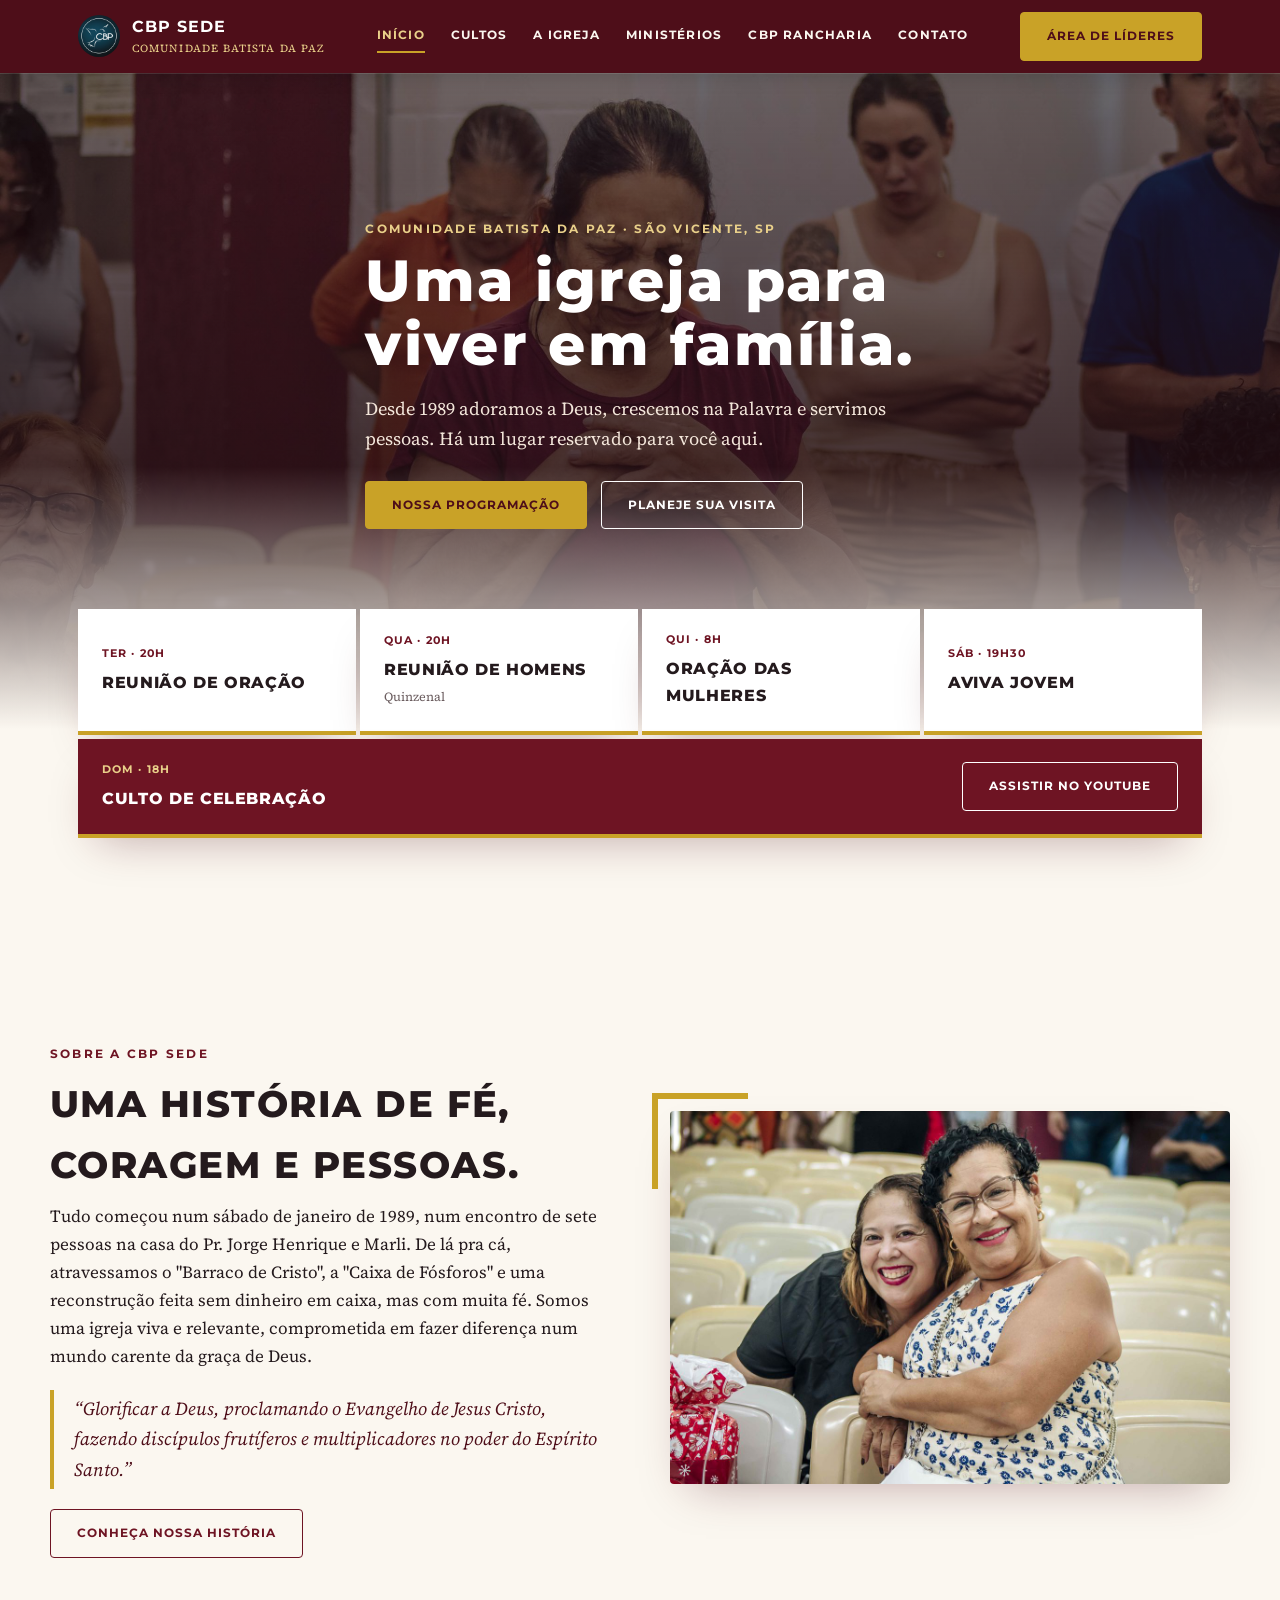
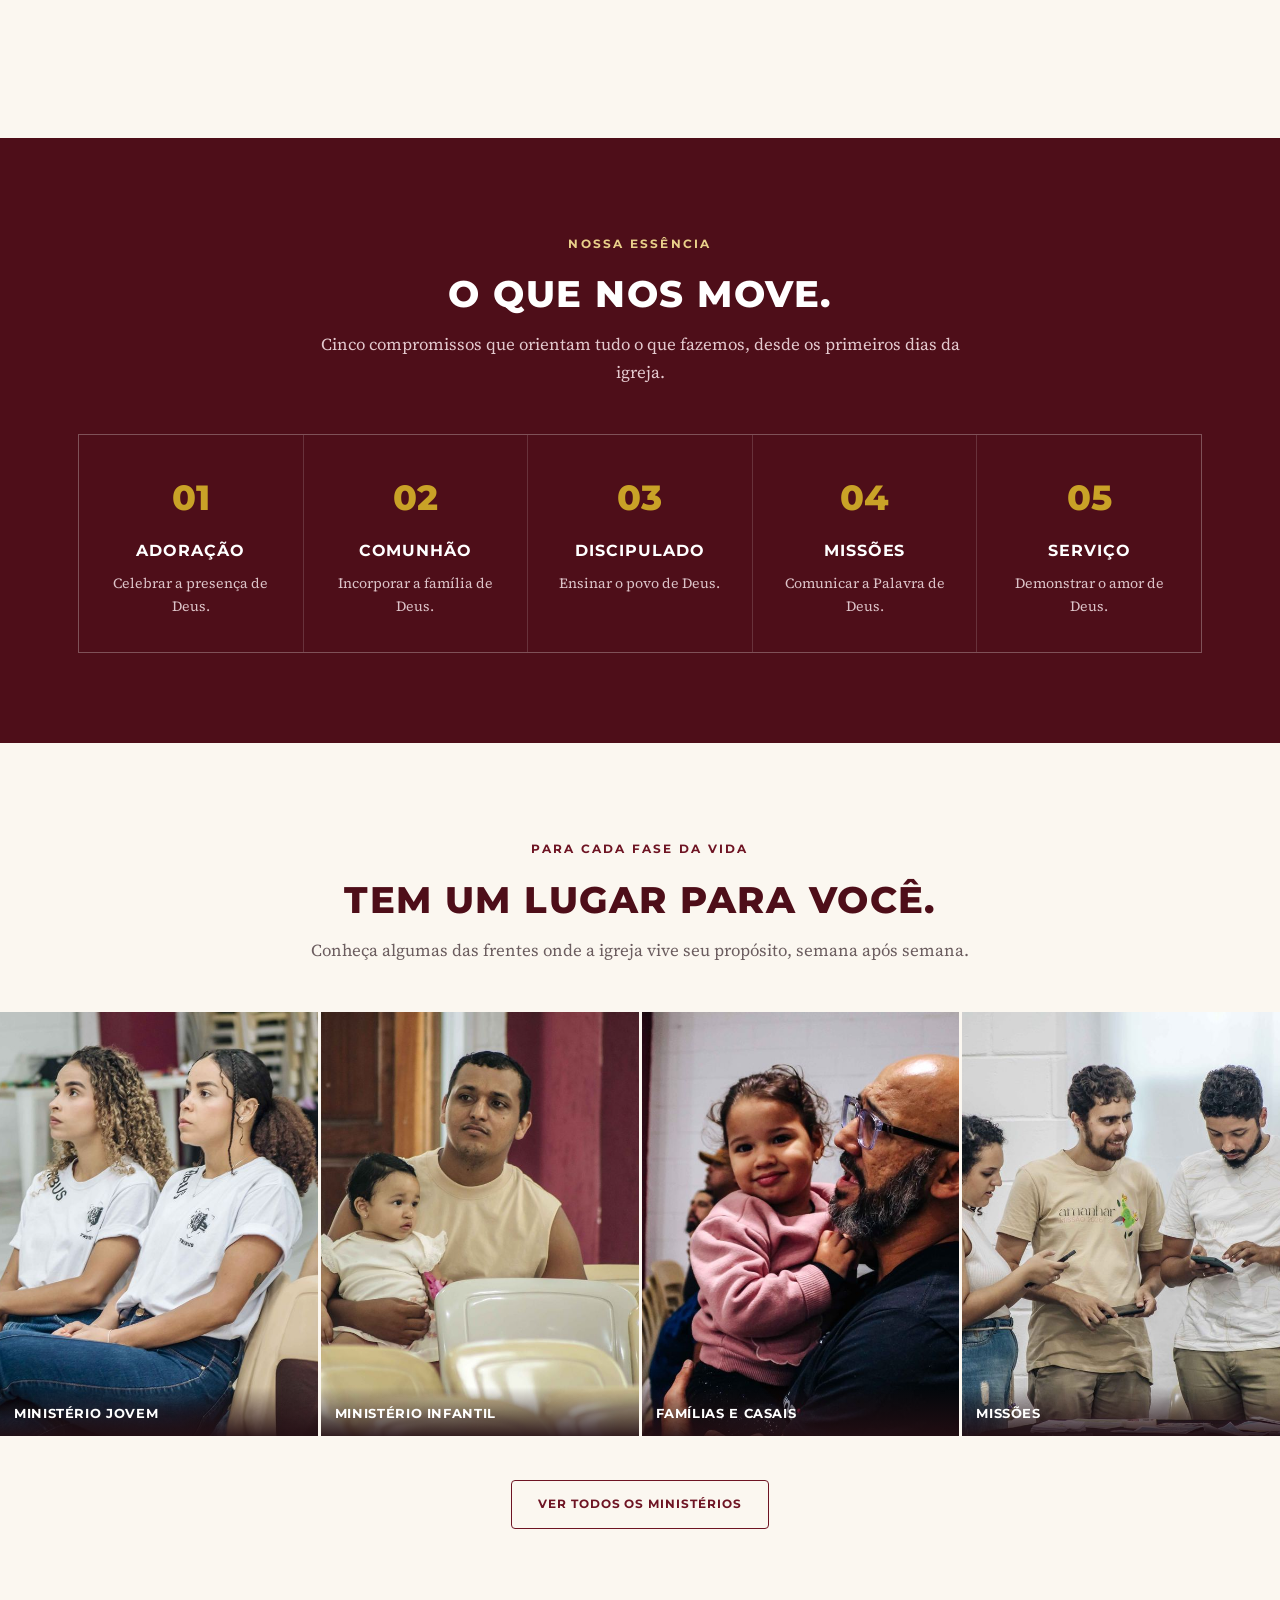
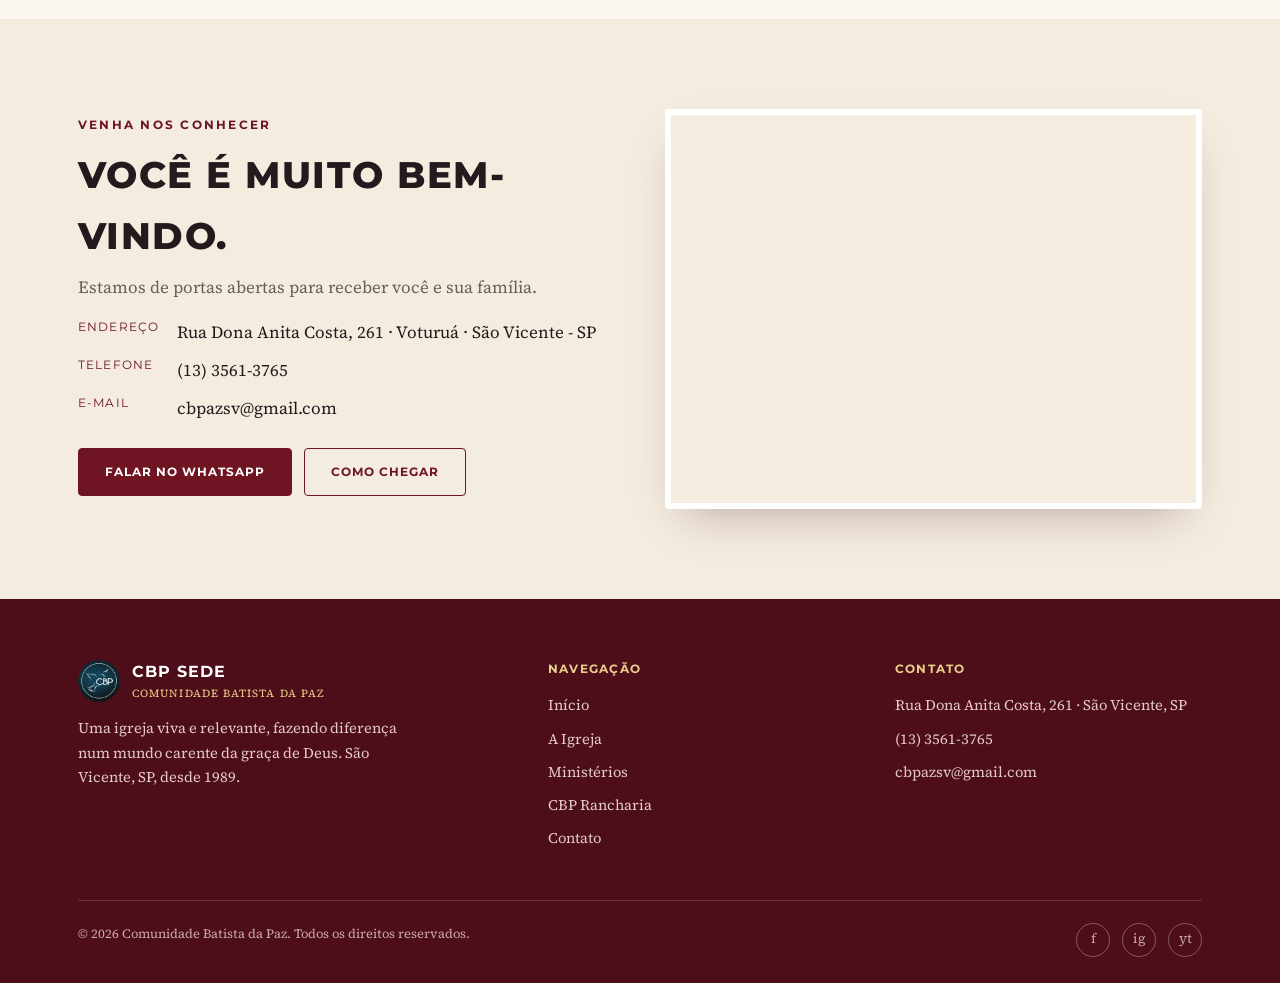
<file: index.html>
<!DOCTYPE html>
<html lang="pt-BR">
<head>
<meta charset="UTF-8">
<meta name="viewport" content="width=device-width, initial-scale=1.0">
<title>Comunidade Batista da Paz - CBP Sede | São Vicente, SP</title>
<meta name="description" content="A CBP Sede é uma igreja em São Vicente, SP, nascida em 1989. Adoramos a Deus, crescemos na Palavra e servimos pessoas. Há um lugar para você aqui.">
<meta property="og:title" content="Comunidade Batista da Paz - CBP Sede">
<meta property="og:description" content="Uma igreja para viver em família, em São Vicente - SP.">
<meta property="og:type" content="website">
<meta property="og:url" content="https://cbpsede.com.br">
<link rel="icon" href="assets/images/favicon.png">
<link rel="preconnect" href="https://fonts.googleapis.com">
<link rel="preconnect" href="https://fonts.gstatic.com" crossorigin>
<link href="https://fonts.googleapis.com/css2?family=Montserrat:wght@700;800&family=Source+Serif+4:opsz,wght@8..60,400;8..60,600&display=swap" rel="stylesheet">
<link rel="stylesheet" href="assets/css/style.css">
</head>
<body>

<header class="site-header">
  <div class="bar">
    <a href="index.html" class="brand">
      <img src="assets/images/logo.jpg" alt="CBP Sede">
      <span class="txt"><b>CBP SEDE</b><small>COMUNIDADE BATISTA DA PAZ</small></span>
    </a>
    <nav class="main-nav">
      <a href="index.html" class="active">Início</a>
      <a href="index.html#agenda">Cultos</a>
      <a href="sobre.html">A Igreja</a>
      <a href="ministerios.html">Ministérios</a>
      <a href="rancharia.html">CBP Rancharia</a>
      <a href="contato.html">Contato</a>
    </nav>
    <a href="colaboradores/login.php" class="btn gold btn-live">Área de Líderes</a>
    <button class="menu-toggle" aria-label="Abrir menu">☰</button>
  </div>
</header>

<section class="hero" style="background-image:linear-gradient(180deg, rgba(36,14,19,0.5) 0%, rgba(36,14,19,0.8) 60%, var(--cream) 100%), url('assets/images/hero-culto.jpg'); background-size:cover; background-position:center 25%;">
  <div class="container hero-inner">
    <span class="eyebrow on-dark">Comunidade Batista da Paz &middot; São Vicente, SP</span>
    <h1>Uma igreja para<br>viver em família.</h1>
    <p class="lead">Desde 1989 adoramos a Deus, crescemos na Palavra e servimos pessoas. Há um lugar reservado
    para você aqui.</p>
    <div class="actions">
      <a href="#agenda" class="btn gold">Nossa Programação</a>
      <a href="contato.html" class="btn outline">Planeje sua visita</a>
    </div>
  </div>
</section>

<section class="agenda-strip" id="agenda">
  <div class="container">
    <div class="card-time">
      <div><b>TER &middot; 20H</b><h4>Reunião de Oração</h4></div>
    </div>
    <div class="card-time">
      <div><b>QUA &middot; 20H</b><h4>Reunião de Homens</h4><span class="sub">Quinzenal</span></div>
    </div>
    <div class="card-time">
      <div><b>QUI &middot; 8H</b><h4>Oração das Mulheres</h4></div>
    </div>
    <div class="card-time">
      <div><b>SÁB &middot; 19H30</b><h4>Aviva Jovem</h4></div>
    </div>
    <div class="card-time hot">
      <div><b>DOM &middot; 18H</b><h4>Culto de Celebração</h4></div>
      <a href="https://www.youtube.com/@CBPSede" target="_blank" rel="noopener" class="btn outline">Assistir no YouTube</a>
    </div>
  </div>
</section>

<section class="pad">
  <div class="container split">
    <div>
      <span class="eyebrow">Sobre a CBP Sede</span>
      <h2>Uma história de fé, coragem e pessoas.</h2>
      <p>Tudo começou num sábado de janeiro de 1989, num encontro de sete pessoas na casa do Pr. Jorge Henrique
      e Marli. De lá pra cá, atravessamos o "Barraco de Cristo", a "Caixa de Fósforos" e uma reconstrução feita
      sem dinheiro em caixa, mas com muita fé. Somos uma igreja viva e relevante, comprometida em fazer diferença
      num mundo carente da graça de Deus.</p>
      <blockquote>&ldquo;Glorificar a Deus, proclamando o Evangelho de Jesus Cristo, fazendo discípulos
      frutíferos e multiplicadores no poder do Espírito Santo.&rdquo;</blockquote>
      <a href="sobre.html" class="btn outline dark">Conheça nossa história</a>
    </div>
    <figure>
      <img src="assets/images/comunhao.jpg" alt="Membros da CBP Sede se abraçando durante um culto">
    </figure>
  </div>
</section>

<section class="band-dark">
  <div class="container">
    <div class="section-title">
      <span class="eyebrow on-dark">Nossa essência</span>
      <h2>O que nos move.</h2>
      <p>Cinco compromissos que orientam tudo o que fazemos, desde os primeiros dias da igreja.</p>
    </div>
    <div class="grid-5">
      <div class="enfase"><span class="num">01</span><h4>Adoração</h4><p>Celebrar a presença de Deus.</p></div>
      <div class="enfase"><span class="num">02</span><h4>Comunhão</h4><p>Incorporar a família de Deus.</p></div>
      <div class="enfase"><span class="num">03</span><h4>Discipulado</h4><p>Ensinar o povo de Deus.</p></div>
      <div class="enfase"><span class="num">04</span><h4>Missões</h4><p>Comunicar a Palavra de Deus.</p></div>
      <div class="enfase"><span class="num">05</span><h4>Serviço</h4><p>Demonstrar o amor de Deus.</p></div>
    </div>
  </div>
</section>

<section class="pad">
  <div class="container">
    <div class="section-title">
      <span class="eyebrow">Para cada fase da vida</span>
      <h2>Tem um lugar para você.</h2>
      <p>Conheça algumas das frentes onde a igreja vive seu propósito, semana após semana.</p>
    </div>
  </div>
  <div class="grid-photos">
    <div class="ph-card"><img src="assets/images/jovens.jpg" alt="Ministério Jovem"><span class="tag">Ministério Jovem</span></div>
    <div class="ph-card"><img src="assets/images/infantil.jpg" alt="Ministério Infantil"><span class="tag">Ministério Infantil</span></div>
    <div class="ph-card"><img src="assets/images/familia.jpg" alt="Famílias na CBP Sede"><span class="tag">Famílias e Casais</span></div>
    <div class="ph-card"><img src="assets/images/missoes.jpg" alt="Missões da CBP Sede"><span class="tag">Missões</span></div>
  </div>
  <div class="container" style="text-align:center; margin-top:44px;">
    <a href="ministerios.html" class="btn outline dark">Ver todos os ministérios</a>
  </div>
</section>

<section class="contact-band" id="contato-teaser">
  <div class="container contact-grid">
    <div class="contact-info">
      <span class="eyebrow">Venha nos conhecer</span>
      <h2>Você é muito bem-vindo.</h2>
      <p style="color:var(--ink-muted)">Estamos de portas abertas para receber você e sua família.</p>
      <dl>
        <dt>Endereço</dt><dd>Rua Dona Anita Costa, 261 &middot; Voturuá &middot; São Vicente - SP</dd>
        <dt>Telefone</dt><dd>(13) 3561-3765</dd>
        <dt>E-mail</dt><dd>cbpazsv@gmail.com</dd>
      </dl>
      <div class="contact-actions">
        <a href="https://wa.me/551335613765" class="btn">Falar no WhatsApp</a>
        <a href="contato.html" class="btn outline dark">Como chegar</a>
      </div>
    </div>
    <div class="map-frame">
      <iframe loading="lazy" src="https://www.google.com/maps?q=Rua+Dona+Anita+Costa,+261,+S%C3%A3o+Vicente,+SP&output=embed" allowfullscreen></iframe>
    </div>
  </div>
</section>

<footer class="site-footer">
  <div class="container">
    <div class="footer-grid">
      <div>
        <a href="index.html" class="brand"><img src="assets/images/logo.jpg" alt="CBP Sede"><span class="txt"><b>CBP SEDE</b><small>COMUNIDADE BATISTA DA PAZ</small></span></a>
        <p style="max-width:320px; font-size:0.92rem;">Uma igreja viva e relevante, fazendo diferença num mundo
        carente da graça de Deus. São Vicente, SP, desde 1989.</p>
      </div>
      <div>
        <h5>Navegação</h5>
        <ul>
          <li><a href="index.html">Início</a></li>
          <li><a href="sobre.html">A Igreja</a></li>
          <li><a href="ministerios.html">Ministérios</a></li>
          <li><a href="rancharia.html">CBP Rancharia</a></li>
          <li><a href="contato.html">Contato</a></li>
        </ul>
      </div>
      <div>
        <h5>Contato</h5>
        <ul>
          <li>Rua Dona Anita Costa, 261 &middot; São Vicente, SP</li>
          <li>(13) 3561-3765</li>
          <li>cbpazsv@gmail.com</li>
        </ul>
      </div>
    </div>
    <div class="footer-bottom">
      <span>&copy; <span id="year"></span> Comunidade Batista da Paz. Todos os direitos reservados.</span>
      <div class="socials">
        <a href="https://www.facebook.com/cbpsede" aria-label="Facebook" target="_blank" rel="noopener">f</a>
        <a href="https://www.instagram.com/cbpsede/" aria-label="Instagram" target="_blank" rel="noopener">ig</a>
        <a href="https://www.youtube.com/@CBPSede" aria-label="YouTube" target="_blank" rel="noopener">yt</a>
      </div>
    </div>
  </div>
</footer>

<script src="assets/js/app.js"></script>
</body>
</html>
</file>
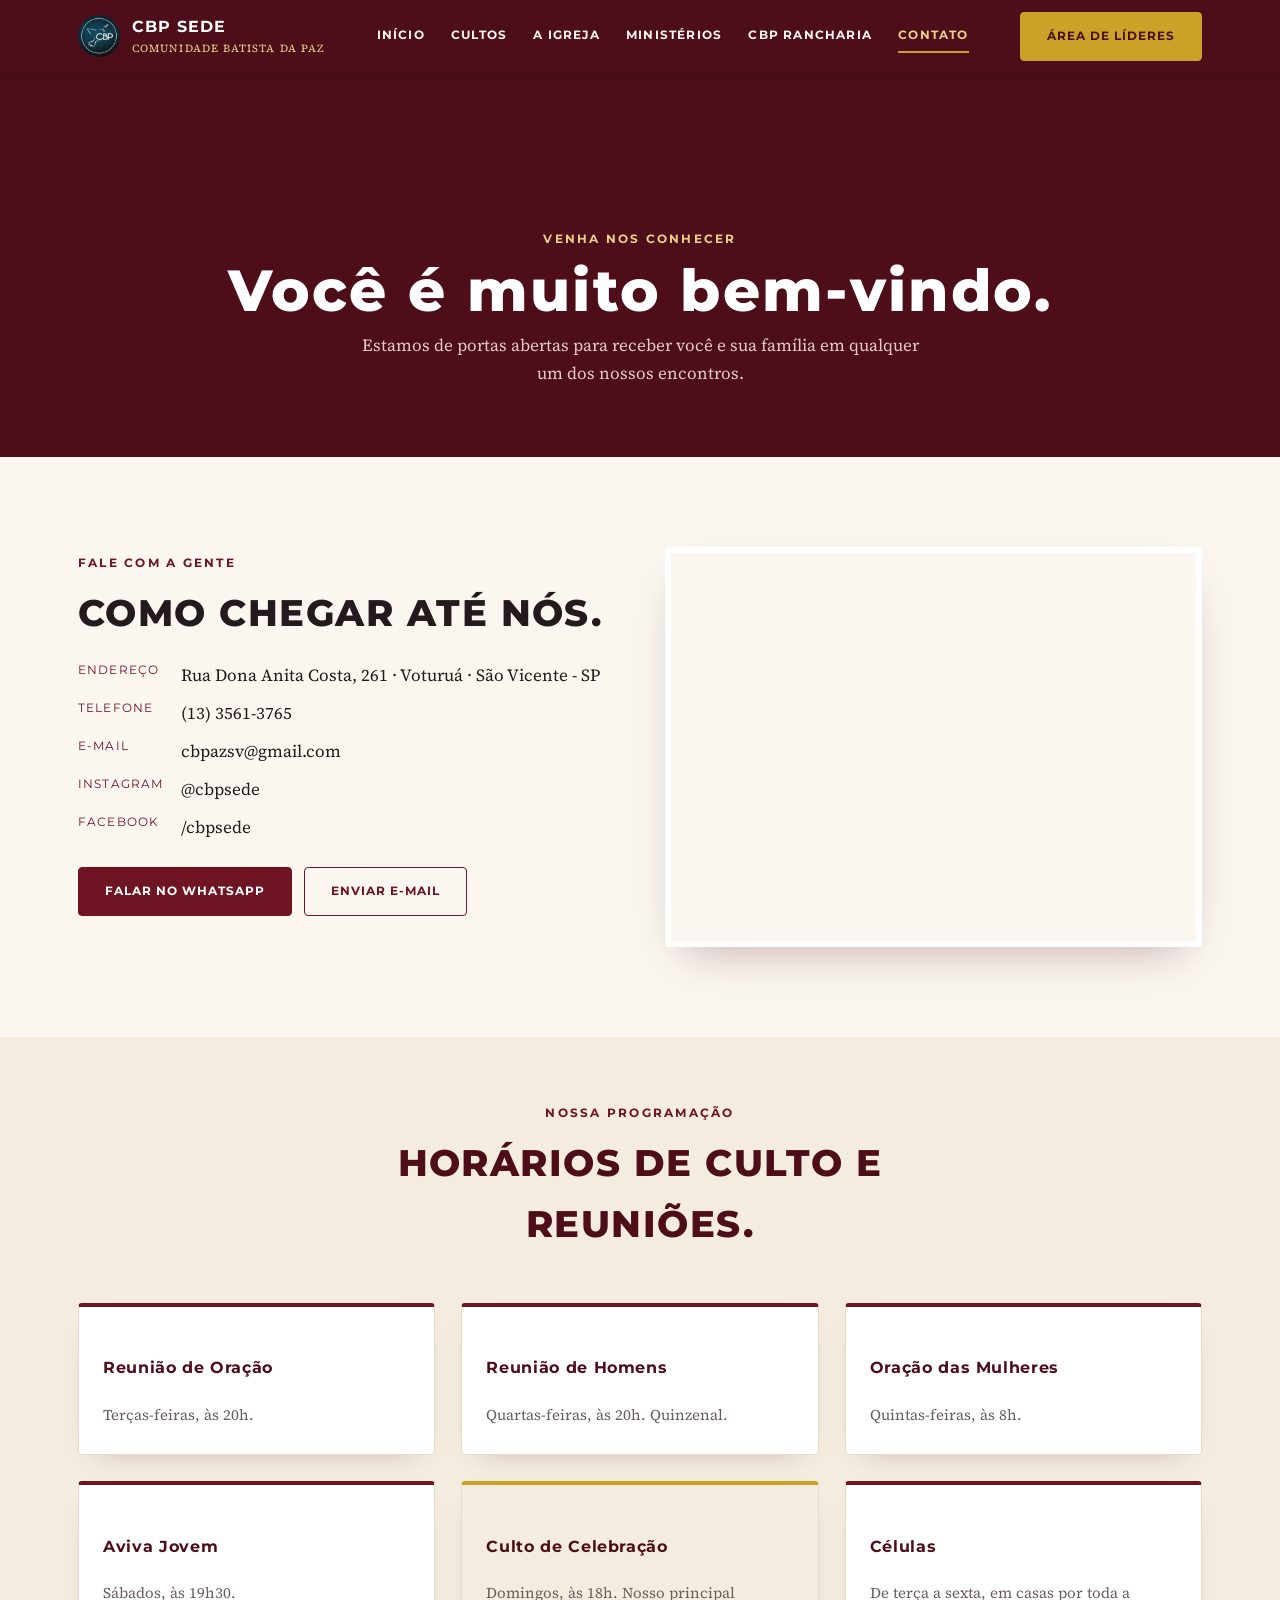
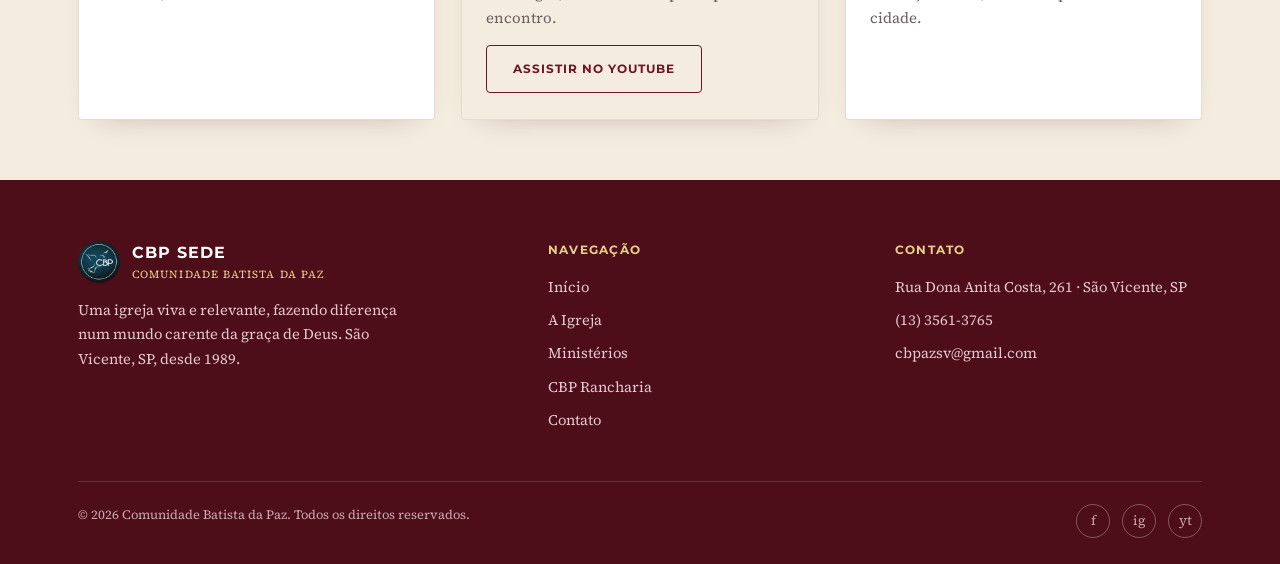
<file: contato.html>
<!DOCTYPE html>
<html lang="pt-BR">
<head>
<meta charset="UTF-8">
<meta name="viewport" content="width=device-width, initial-scale=1.0">
<title>Contato - CBP Sede</title>
<meta name="description" content="Venha nos visitar. Endereço, telefone, WhatsApp e horários de culto da Comunidade Batista da Paz, em São Vicente, SP.">
<link rel="icon" href="assets/images/favicon.png">
<link rel="preconnect" href="https://fonts.googleapis.com">
<link rel="preconnect" href="https://fonts.gstatic.com" crossorigin>
<link href="https://fonts.googleapis.com/css2?family=Montserrat:wght@700;800&family=Source+Serif+4:opsz,wght@8..60,400;8..60,600&display=swap" rel="stylesheet">
<link rel="stylesheet" href="assets/css/style.css">
</head>
<body>

<header class="site-header">
  <div class="bar">
    <a href="index.html" class="brand">
      <img src="assets/images/logo.jpg" alt="CBP Sede">
      <span class="txt"><b>CBP SEDE</b><small>COMUNIDADE BATISTA DA PAZ</small></span>
    </a>
    <nav class="main-nav">
      <a href="index.html">Início</a>
      <a href="index.html#agenda">Cultos</a>
      <a href="sobre.html">A Igreja</a>
      <a href="ministerios.html">Ministérios</a>
      <a href="rancharia.html">CBP Rancharia</a>
      <a href="contato.html" class="active">Contato</a>
    </nav>
    <a href="colaboradores/login.php" class="btn gold btn-live">Área de Líderes</a>
    <button class="menu-toggle" aria-label="Abrir menu">☰</button>
  </div>
</header>

<section class="page-hero">
  <div class="container">
    <span class="eyebrow on-dark">Venha nos conhecer</span>
    <h1>Você é muito bem-vindo.</h1>
    <p>Estamos de portas abertas para receber você e sua família em qualquer um dos nossos encontros.</p>
  </div>
</section>

<section class="pad">
  <div class="container contact-grid">
    <div class="contact-info">
      <span class="eyebrow">Fale com a gente</span>
      <h2>Como chegar até nós.</h2>
      <dl>
        <dt>Endereço</dt><dd>Rua Dona Anita Costa, 261 &middot; Voturuá &middot; São Vicente - SP</dd>
        <dt>Telefone</dt><dd>(13) 3561-3765</dd>
        <dt>E-mail</dt><dd>cbpazsv@gmail.com</dd>
        <dt>Instagram</dt><dd><a href="https://www.instagram.com/cbpsede/" target="_blank" rel="noopener">@cbpsede</a></dd>
        <dt>Facebook</dt><dd><a href="https://www.facebook.com/cbpsede" target="_blank" rel="noopener">/cbpsede</a></dd>
      </dl>
      <div class="contact-actions">
        <a href="https://wa.me/551335613765" class="btn">Falar no WhatsApp</a>
        <a href="mailto:cbpazsv@gmail.com" class="btn outline dark">Enviar e-mail</a>
      </div>
    </div>
    <div class="map-frame">
      <iframe loading="lazy" src="https://www.google.com/maps?q=Rua+Dona+Anita+Costa,+261,+S%C3%A3o+Vicente,+SP&output=embed" allowfullscreen></iframe>
    </div>
  </div>
</section>

<section class="pad tight" style="background:var(--cream-alt);">
  <div class="container">
    <div class="section-title">
      <span class="eyebrow">Nossa programação</span>
      <h2>Horários de culto e reuniões.</h2>
    </div>
    <div class="min-grid">
      <div class="min-card"><h4>Reunião de Oração</h4><p>Terças-feiras, às 20h.</p></div>
      <div class="min-card"><h4>Reunião de Homens</h4><p>Quartas-feiras, às 20h. Quinzenal.</p></div>
      <div class="min-card"><h4>Oração das Mulheres</h4><p>Quintas-feiras, às 8h.</p></div>
      <div class="min-card"><h4>Aviva Jovem</h4><p>Sábados, às 19h30.</p></div>
      <div class="min-card destaque"><h4>Culto de Celebração</h4><p>Domingos, às 18h. Nosso principal encontro.</p>
      <a href="https://www.youtube.com/@CBPSede" target="_blank" rel="noopener" class="btn outline dark" style="margin-top:14px;">Assistir no YouTube</a></div>
      <div class="min-card"><h4>Células</h4><p>De terça a sexta, em casas por toda a cidade.</p></div>
    </div>
  </div>
</section>

<footer class="site-footer">
  <div class="container">
    <div class="footer-grid">
      <div>
        <a href="index.html" class="brand"><img src="assets/images/logo.jpg" alt="CBP Sede"><span class="txt"><b>CBP SEDE</b><small>COMUNIDADE BATISTA DA PAZ</small></span></a>
        <p style="max-width:320px; font-size:0.92rem;">Uma igreja viva e relevante, fazendo diferença num mundo
        carente da graça de Deus. São Vicente, SP, desde 1989.</p>
      </div>
      <div>
        <h5>Navegação</h5>
        <ul>
          <li><a href="index.html">Início</a></li>
          <li><a href="sobre.html">A Igreja</a></li>
          <li><a href="ministerios.html">Ministérios</a></li>
          <li><a href="rancharia.html">CBP Rancharia</a></li>
          <li><a href="contato.html">Contato</a></li>
        </ul>
      </div>
      <div>
        <h5>Contato</h5>
        <ul>
          <li>Rua Dona Anita Costa, 261 &middot; São Vicente, SP</li>
          <li>(13) 3561-3765</li>
          <li>cbpazsv@gmail.com</li>
        </ul>
      </div>
    </div>
    <div class="footer-bottom">
      <span>&copy; <span id="year"></span> Comunidade Batista da Paz. Todos os direitos reservados.</span>
      <div class="socials">
        <a href="https://www.facebook.com/cbpsede" aria-label="Facebook" target="_blank" rel="noopener">f</a>
        <a href="https://www.instagram.com/cbpsede/" aria-label="Instagram" target="_blank" rel="noopener">ig</a>
        <a href="https://www.youtube.com/@CBPSede" aria-label="YouTube" target="_blank" rel="noopener">yt</a>
      </div>
    </div>
  </div>
</footer>

<script src="assets/js/app.js"></script>
</body>
</html>
</file>
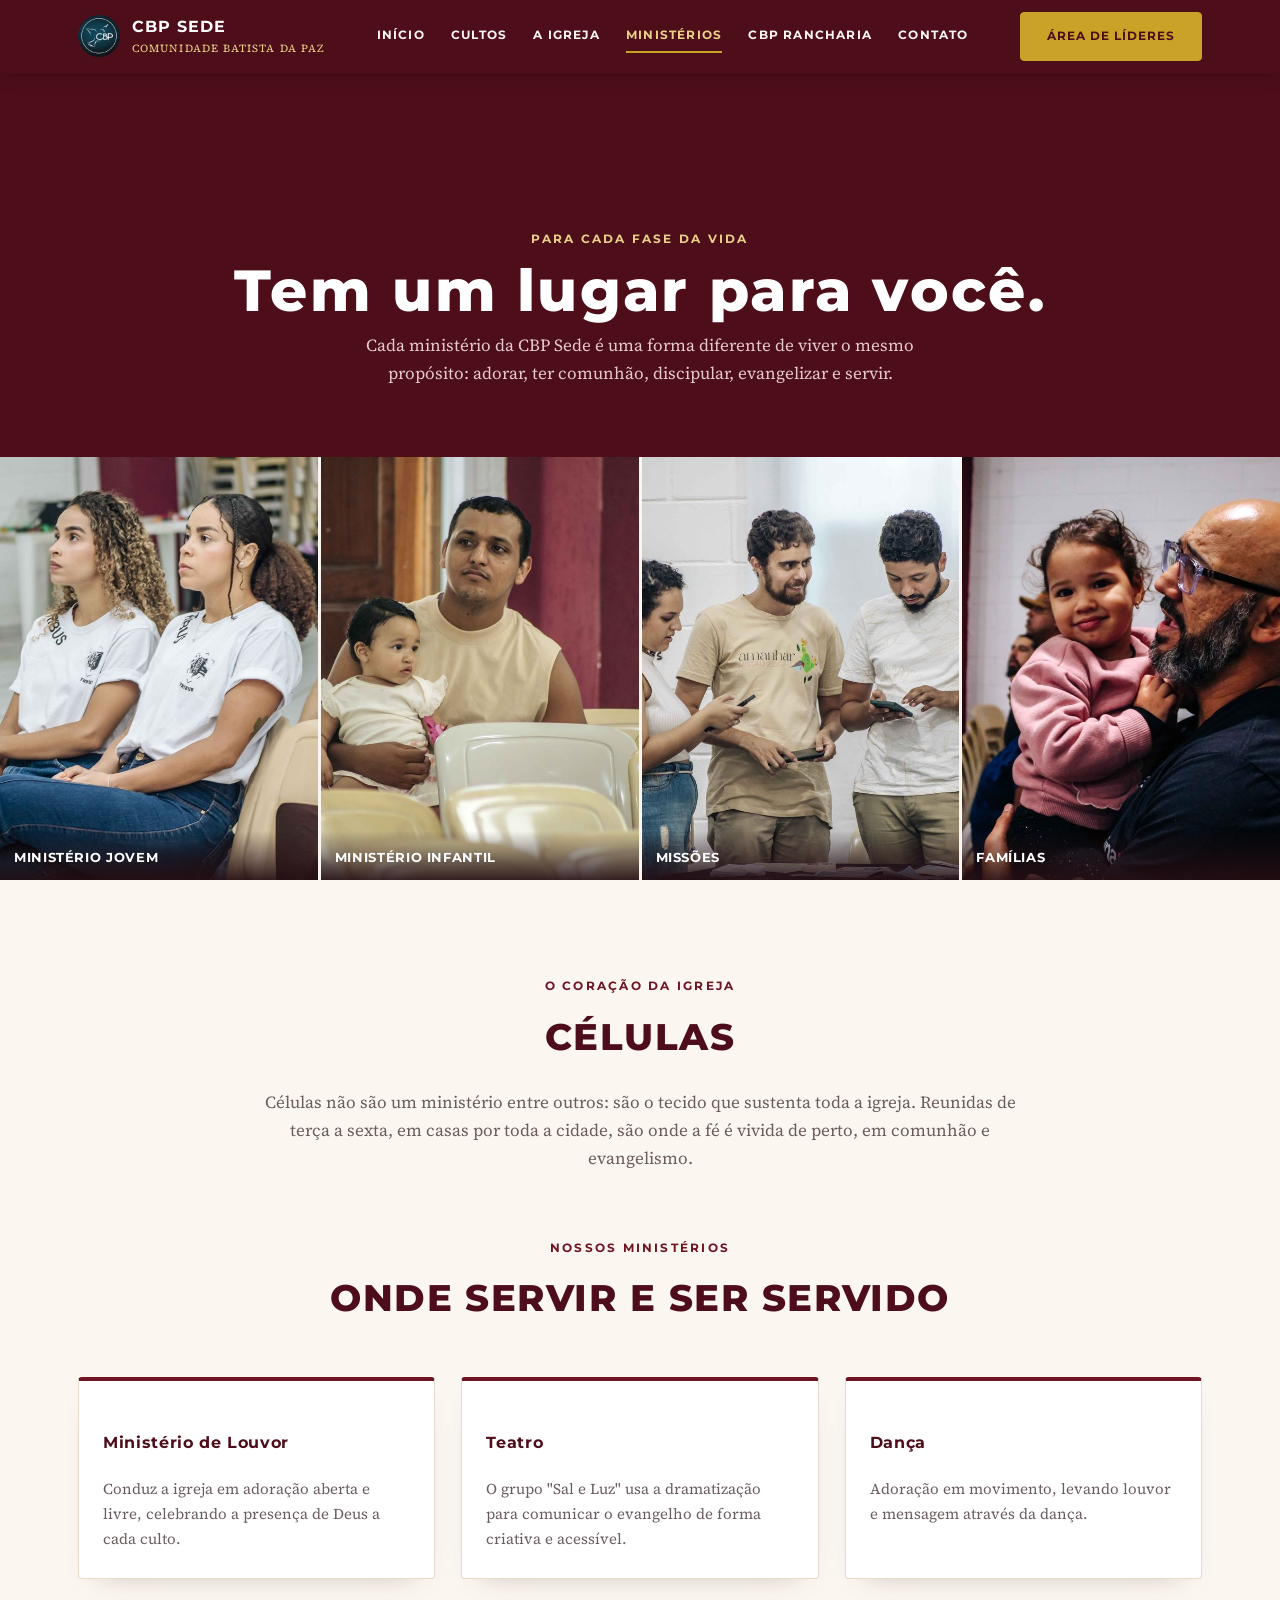
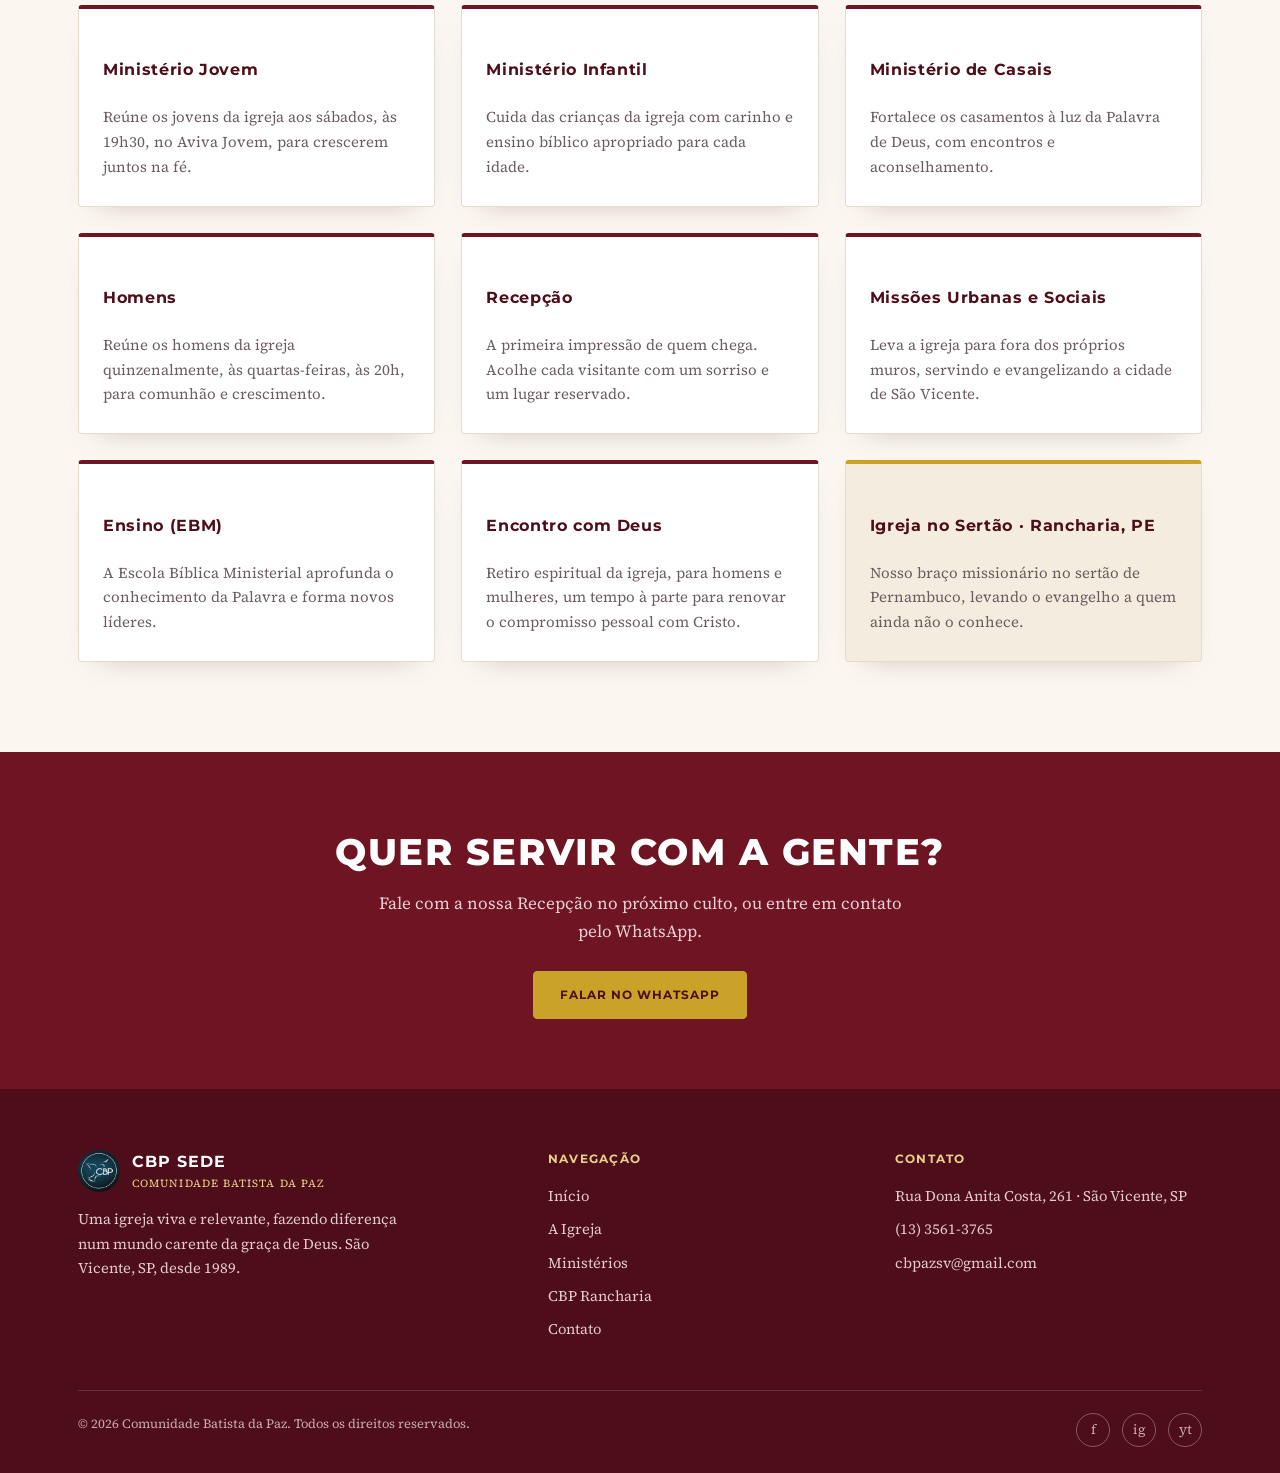
<file: ministerios.html>
<!DOCTYPE html>
<html lang="pt-BR">
<head>
<meta charset="UTF-8">
<meta name="viewport" content="width=device-width, initial-scale=1.0">
<title>Ministérios - CBP Sede</title>
<meta name="description" content="Conheça os ministérios da Comunidade Batista da Paz: para cada fase da vida, há um lugar para servir e ser servido.">
<link rel="icon" href="assets/images/favicon.png">
<link rel="preconnect" href="https://fonts.googleapis.com">
<link rel="preconnect" href="https://fonts.gstatic.com" crossorigin>
<link href="https://fonts.googleapis.com/css2?family=Montserrat:wght@700;800&family=Source+Serif+4:opsz,wght@8..60,400;8..60,600&display=swap" rel="stylesheet">
<link rel="stylesheet" href="assets/css/style.css">
</head>
<body>

<header class="site-header">
  <div class="bar">
    <a href="index.html" class="brand">
      <img src="assets/images/logo.jpg" alt="CBP Sede">
      <span class="txt"><b>CBP SEDE</b><small>COMUNIDADE BATISTA DA PAZ</small></span>
    </a>
    <nav class="main-nav">
      <a href="index.html">Início</a>
      <a href="index.html#agenda">Cultos</a>
      <a href="sobre.html">A Igreja</a>
      <a href="ministerios.html" class="active">Ministérios</a>
      <a href="rancharia.html">CBP Rancharia</a>
      <a href="contato.html">Contato</a>
    </nav>
    <a href="colaboradores/login.php" class="btn gold btn-live">Área de Líderes</a>
    <button class="menu-toggle" aria-label="Abrir menu">☰</button>
  </div>
</header>

<section class="page-hero">
  <div class="container">
    <span class="eyebrow on-dark">Para cada fase da vida</span>
    <h1>Tem um lugar para você.</h1>
    <p>Cada ministério da CBP Sede é uma forma diferente de viver o mesmo propósito: adorar, ter comunhão,
    discipular, evangelizar e servir.</p>
  </div>
</section>

<div class="grid-photos">
  <div class="ph-card"><img src="assets/images/jovens.jpg" alt="Ministério Jovem"><span class="tag">Ministério Jovem</span></div>
  <div class="ph-card"><img src="assets/images/infantil.jpg" alt="Ministério Infantil"><span class="tag">Ministério Infantil</span></div>
  <div class="ph-card"><img src="assets/images/missoes.jpg" alt="Missões"><span class="tag">Missões</span></div>
  <div class="ph-card"><img src="assets/images/familia.jpg" alt="Famílias"><span class="tag">Famílias</span></div>
</div>

<section class="pad">
  <div class="container">

    <div class="section-title" style="margin-bottom:20px;">
      <span class="eyebrow">O coração da igreja</span>
      <h2>Células</h2>
    </div>
    <p style="max-width:760px; margin:0 auto 60px; text-align:center; color:var(--ink-muted);">Células não são um
    ministério entre outros: são o tecido que sustenta toda a igreja. Reunidas de terça a sexta, em casas por
    toda a cidade, são onde a fé é vivida de perto, em comunhão e evangelismo.</p>

    <div class="section-title"><span class="eyebrow">Nossos ministérios</span><h2>Onde servir e ser servido</h2></div>
    <div class="min-grid">

      <div class="min-card">
        <h4>Ministério de Louvor</h4>
        <p>Conduz a igreja em adoração aberta e livre, celebrando a presença de Deus a cada culto.</p>
      </div>

      <div class="min-card">
        <h4>Teatro</h4>
        <p>O grupo "Sal e Luz" usa a dramatização para comunicar o evangelho de forma criativa e acessível.</p>
      </div>

      <div class="min-card">
        <h4>Dança</h4>
        <p>Adoração em movimento, levando louvor e mensagem através da dança.</p>
      </div>

      <div class="min-card">
        <h4>Ministério Jovem</h4>
        <p>Reúne os jovens da igreja aos sábados, às 19h30, no Aviva Jovem, para crescerem juntos na fé.</p>
      </div>

      <div class="min-card">
        <h4>Ministério Infantil</h4>
        <p>Cuida das crianças da igreja com carinho e ensino bíblico apropriado para cada idade.</p>
      </div>

      <div class="min-card">
        <h4>Ministério de Casais</h4>
        <p>Fortalece os casamentos à luz da Palavra de Deus, com encontros e aconselhamento.</p>
      </div>

      <div class="min-card">
        <h4>Homens</h4>
        <p>Reúne os homens da igreja quinzenalmente, às quartas-feiras, às 20h, para comunhão e crescimento.</p>
      </div>

      <div class="min-card">
        <h4>Recepção</h4>
        <p>A primeira impressão de quem chega. Acolhe cada visitante com um sorriso e um lugar reservado.</p>
      </div>

      <div class="min-card">
        <h4>Missões Urbanas e Sociais</h4>
        <p>Leva a igreja para fora dos próprios muros, servindo e evangelizando a cidade de São Vicente.</p>
      </div>

      <div class="min-card">
        <h4>Ensino (EBM)</h4>
        <p>A Escola Bíblica Ministerial aprofunda o conhecimento da Palavra e forma novos líderes.</p>
      </div>

      <div class="min-card">
        <h4>Encontro com Deus</h4>
        <p>Retiro espiritual da igreja, para homens e mulheres, um tempo à parte para renovar o compromisso
        pessoal com Cristo.</p>
      </div>

      <div class="min-card destaque">
        <h4>Igreja no Sertão &middot; Rancharia, PE</h4>
        <p>Nosso braço missionário no sertão de Pernambuco, levando o evangelho a quem ainda não o conhece.</p>
      </div>

    </div>
  </div>
</section>

<section class="cta-band">
  <div class="container">
    <h2>Quer servir com a gente?</h2>
    <p>Fale com a nossa Recepção no próximo culto, ou entre em contato pelo WhatsApp.</p>
    <a href="https://wa.me/551335613765" class="btn gold">Falar no WhatsApp</a>
  </div>
</section>

<footer class="site-footer">
  <div class="container">
    <div class="footer-grid">
      <div>
        <a href="index.html" class="brand"><img src="assets/images/logo.jpg" alt="CBP Sede"><span class="txt"><b>CBP SEDE</b><small>COMUNIDADE BATISTA DA PAZ</small></span></a>
        <p style="max-width:320px; font-size:0.92rem;">Uma igreja viva e relevante, fazendo diferença num mundo
        carente da graça de Deus. São Vicente, SP, desde 1989.</p>
      </div>
      <div>
        <h5>Navegação</h5>
        <ul>
          <li><a href="index.html">Início</a></li>
          <li><a href="sobre.html">A Igreja</a></li>
          <li><a href="ministerios.html">Ministérios</a></li>
          <li><a href="rancharia.html">CBP Rancharia</a></li>
          <li><a href="contato.html">Contato</a></li>
        </ul>
      </div>
      <div>
        <h5>Contato</h5>
        <ul>
          <li>Rua Dona Anita Costa, 261 &middot; São Vicente, SP</li>
          <li>(13) 3561-3765</li>
          <li>cbpazsv@gmail.com</li>
        </ul>
      </div>
    </div>
    <div class="footer-bottom">
      <span>&copy; <span id="year"></span> Comunidade Batista da Paz. Todos os direitos reservados.</span>
      <div class="socials">
        <a href="https://www.facebook.com/cbpsede" aria-label="Facebook" target="_blank" rel="noopener">f</a>
        <a href="https://www.instagram.com/cbpsede/" aria-label="Instagram" target="_blank" rel="noopener">ig</a>
        <a href="https://www.youtube.com/@CBPSede" aria-label="YouTube" target="_blank" rel="noopener">yt</a>
      </div>
    </div>
  </div>
</footer>

<script src="assets/js/app.js"></script>
</body>
</html>
</file>
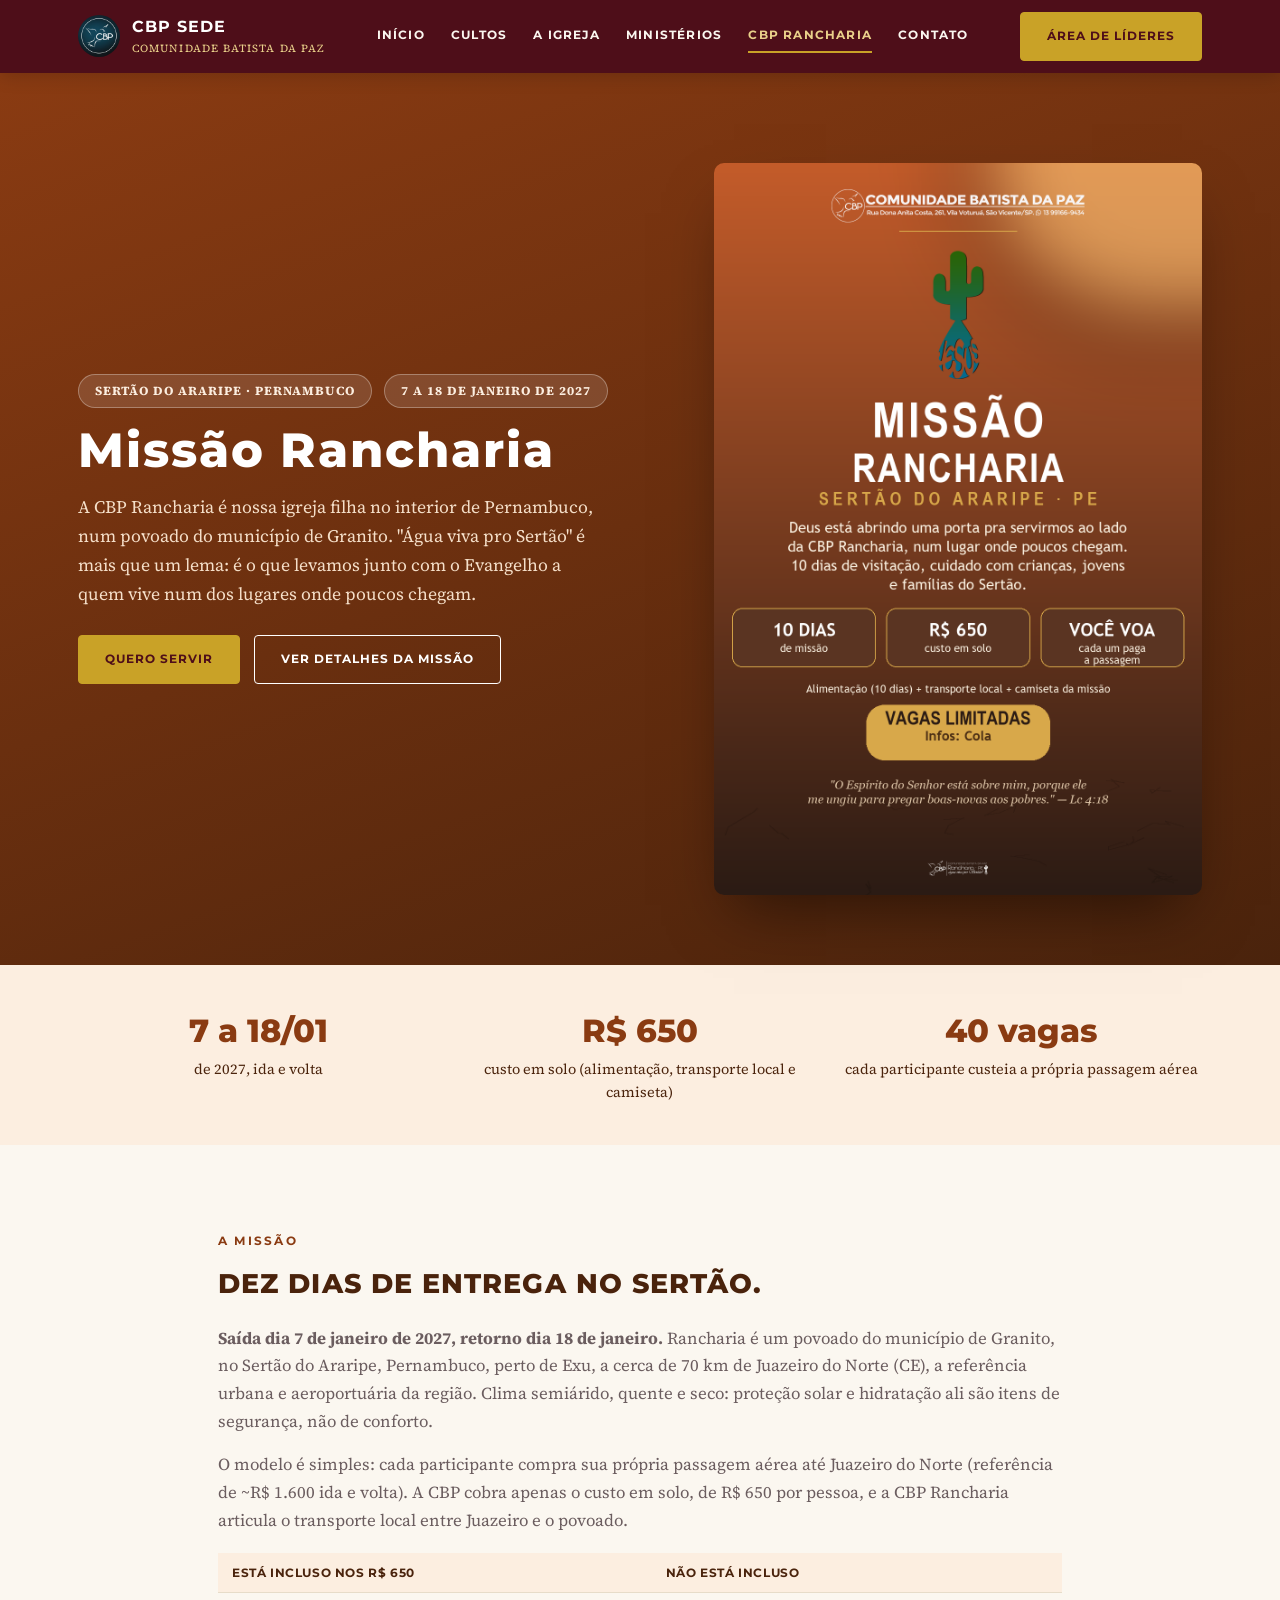
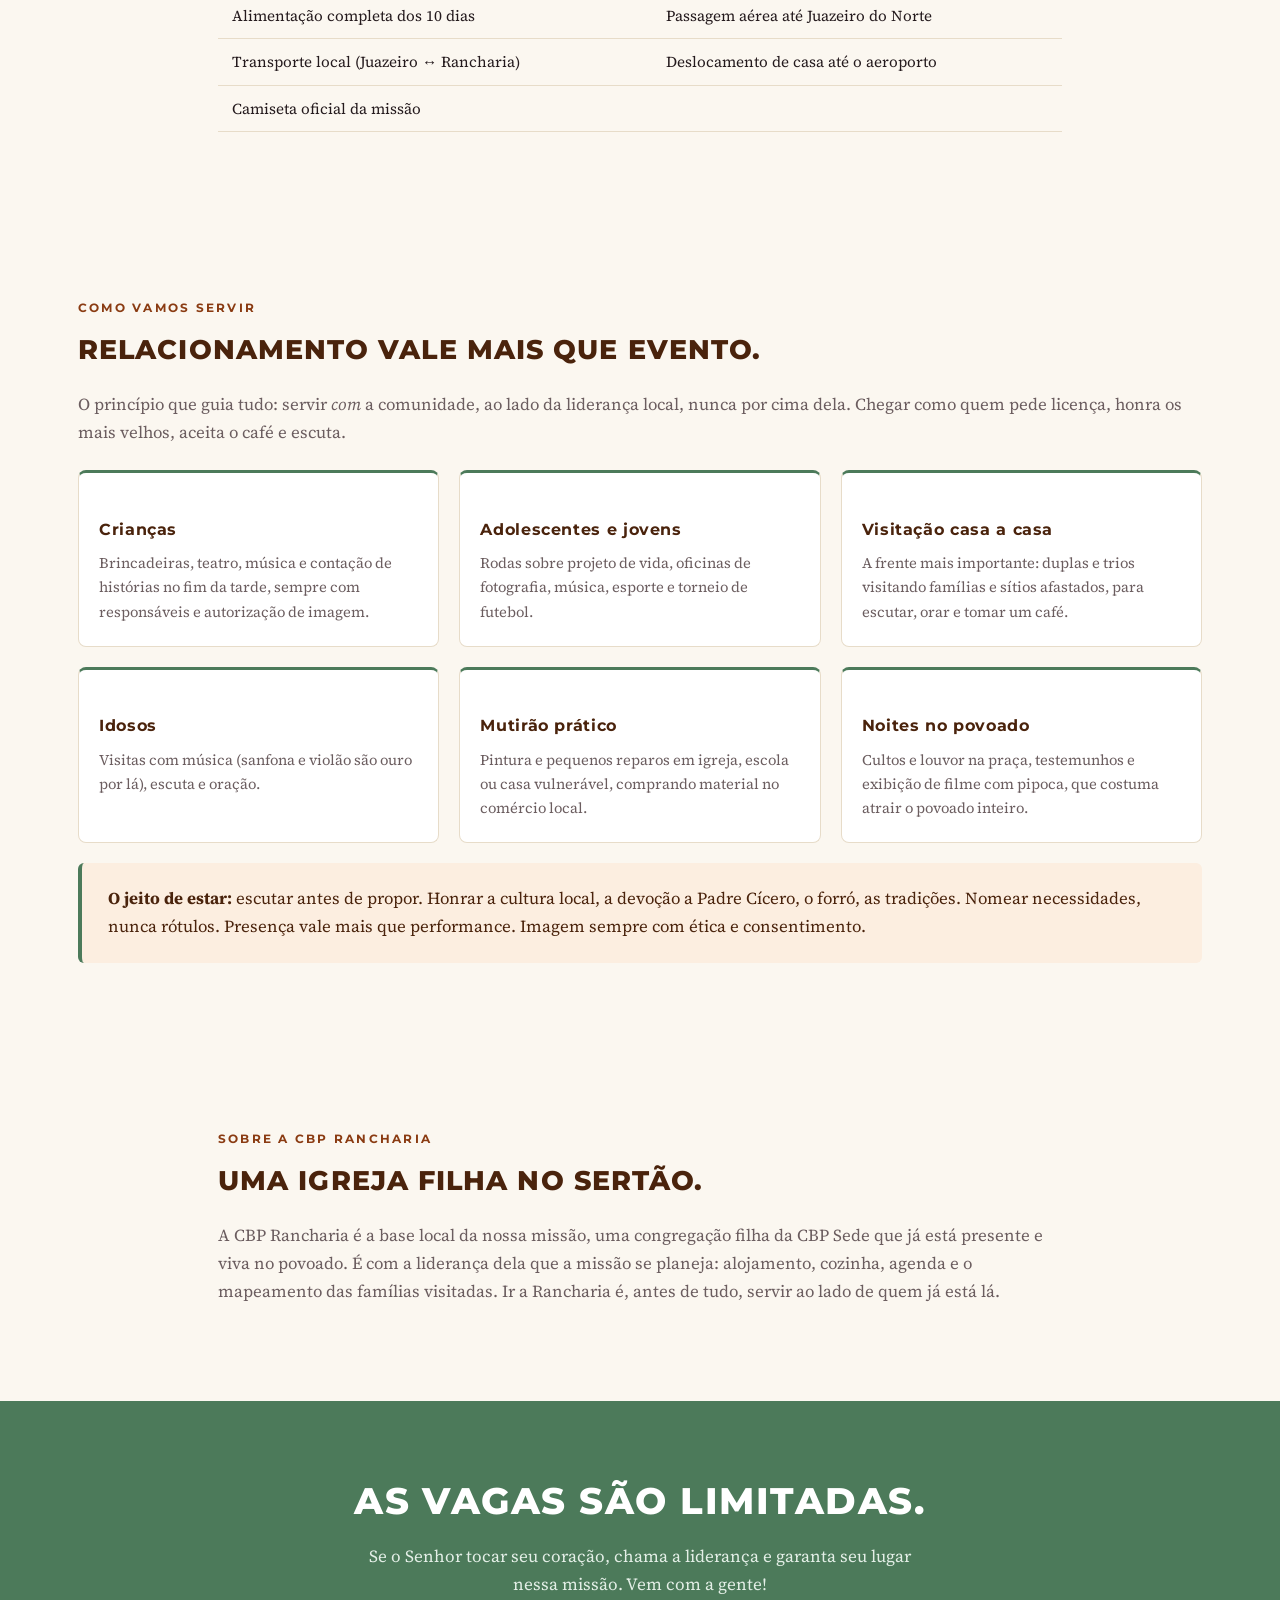
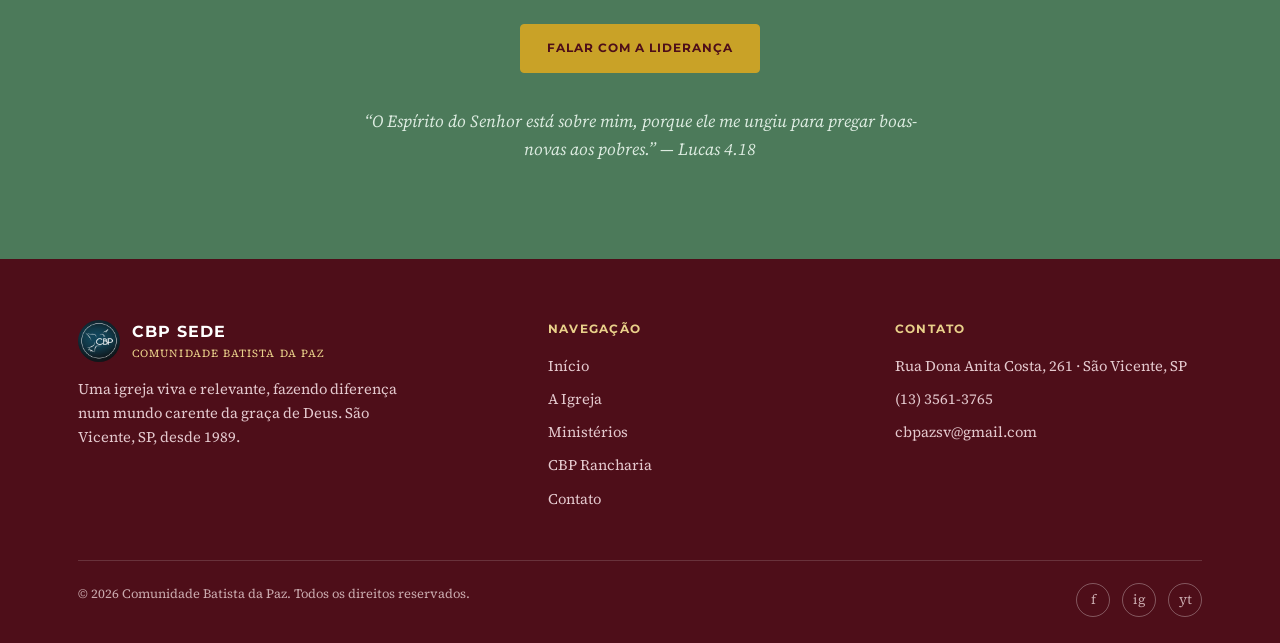
<file: rancharia.html>
<!DOCTYPE html>
<html lang="pt-BR">
<head>
<meta charset="UTF-8">
<meta name="viewport" content="width=device-width, initial-scale=1.0">
<title>Missão Rancharia - CBP Sede</title>
<meta name="description" content="CBP Rancharia, no Sertão do Araripe, PE. Missão de 7 a 18 de janeiro de 2027, organizada pela CBP Sede. Água viva pro Sertão.">
<link rel="icon" href="assets/images/favicon.png">
<link rel="preconnect" href="https://fonts.googleapis.com">
<link rel="preconnect" href="https://fonts.gstatic.com" crossorigin>
<link href="https://fonts.googleapis.com/css2?family=Montserrat:wght@700;800&family=Source+Serif+4:opsz,wght@8..60,400;8..60,600&display=swap" rel="stylesheet">
<link rel="stylesheet" href="assets/css/style.css">
<style>
  :root {
    --terra: #8A3B12;
    --terra-dark: #4A230C;
    --terra-light: #FCEEE0;
    --cacto: #4C7A5A;
  }
  .hero-rancharia {
    background: linear-gradient(160deg, var(--terra) 0%, var(--terra-dark) 100%);
    color: #fff;
    padding: 90px 0 70px;
  }
  .hero-rancharia .wrap { max-width: 1180px; margin: 0 auto; padding: 0 28px; display: grid; grid-template-columns: 1.2fr 1fr; gap: 50px; align-items: center; }
  .hero-rancharia h1 { color: #fff; font-family: var(--font-head); font-size: clamp(2rem, 4vw, 3rem); margin: 10px 0 16px; }
  .hero-rancharia p.lead { color: #F5DFC9; font-size: 1.1rem; max-width: 520px; }
  .hero-rancharia img.convite { width: 100%; border-radius: 10px; box-shadow: 0 30px 60px -20px rgba(0,0,0,0.5); }
  .tag-sertao { display: inline-block; background: rgba(255,255,255,0.12); border: 1px solid rgba(255,255,255,0.3); color: #FCEEE0; padding: 6px 16px; border-radius: 9999px; font-size: 0.78rem; font-weight: 700; letter-spacing: 0.08em; text-transform: uppercase; margin-bottom: 6px; }
  .faixa-numeros { background: var(--terra-light); padding: 40px 0; }
  .faixa-numeros .wrap { max-width: 1180px; margin: 0 auto; padding: 0 28px; display: grid; grid-template-columns: repeat(3,1fr); gap: 20px; text-align: center; }
  .faixa-numeros .num { font-family: var(--font-head); font-weight: 800; font-size: 2rem; color: var(--terra); }
  .faixa-numeros .lbl { color: var(--terra-dark); font-size: 0.9rem; }
  .secao-rancharia { max-width: 900px; margin: 0 auto; padding: 80px 28px; }
  .secao-rancharia h2 { color: var(--terra-dark); font-family: var(--font-head); font-size: 1.7rem; margin-bottom: 18px; }
  .secao-rancharia p { color: var(--ink-muted); font-size: 1.05rem; }
  .frentes-grid { display: grid; grid-template-columns: repeat(3, 1fr); gap: 20px; margin-top: 24px; }
  .frente-card { background: #fff; border: 1px solid var(--line); border-top: 3px solid var(--cacto); border-radius: 8px; padding: 22px 20px; }
  .frente-card h4 { font-family: var(--font-head); color: var(--terra-dark); font-size: 1rem; margin-bottom: 8px; }
  .frente-card p { font-size: 0.92rem; margin: 0; }
  .tabela-custos { width: 100%; border-collapse: collapse; margin-top: 18px; }
  .tabela-custos th, .tabela-custos td { text-align: left; padding: 10px 14px; border-bottom: 1px solid var(--line); font-size: 0.95rem; }
  .tabela-custos th { background: var(--terra-light); color: var(--terra-dark); font-family: var(--font-head); font-size: 0.75rem; text-transform: uppercase; letter-spacing: 0.05em; }
  .postura-box { background: var(--terra-light); border-left: 4px solid var(--cacto); border-radius: 6px; padding: 22px 26px; margin-top: 20px; }
  .postura-box p { color: var(--terra-dark); margin: 0; }
  .cta-rancharia { background: var(--cacto); color: #fff; text-align: center; padding: 70px 28px; }
  .cta-rancharia h2 { color: #fff; font-family: var(--font-head); }
  .cta-rancharia p { color: #E4EFE7; max-width: 560px; margin: 10px auto 26px; }
  @media (max-width: 800px) {
    .hero-rancharia .wrap { grid-template-columns: 1fr; }
    .faixa-numeros .wrap { grid-template-columns: 1fr; }
    .frentes-grid { grid-template-columns: 1fr; }
  }
</style>
</head>
<body>

<header class="site-header">
  <div class="bar">
    <a href="index.html" class="brand">
      <img src="assets/images/logo.jpg" alt="CBP Sede">
      <span class="txt"><b>CBP SEDE</b><small>COMUNIDADE BATISTA DA PAZ</small></span>
    </a>
    <nav class="main-nav">
      <a href="index.html">Início</a>
      <a href="index.html#agenda">Cultos</a>
      <a href="sobre.html">A Igreja</a>
      <a href="ministerios.html">Ministérios</a>
      <a href="rancharia.html" class="active">CBP Rancharia</a>
      <a href="contato.html">Contato</a>
    </nav>
    <a href="colaboradores/login.php" class="btn gold btn-live">Área de Líderes</a>
    <button class="menu-toggle" aria-label="Abrir menu">☰</button>
  </div>
</header>

<section class="hero-rancharia">
  <div class="wrap">
    <div>
      <span class="tag-sertao">Sertão do Araripe &middot; Pernambuco</span>
      <span class="tag-sertao" style="margin-left:8px;">7 a 18 de janeiro de 2027</span>
      <h1>Missão Rancharia</h1>
      <p class="lead">A CBP Rancharia é nossa igreja filha no interior de Pernambuco, num povoado do município de
      Granito. "Água viva pro Sertão" é mais que um lema: é o que levamos junto com o Evangelho a quem vive num
      dos lugares onde poucos chegam.</p>
      <div class="actions" style="margin-top:26px; display:flex; gap:14px; flex-wrap:wrap;">
        <a href="https://wa.me/551335613765?text=Quero%20saber%20mais%20sobre%20a%20Miss%C3%A3o%20Rancharia" class="btn gold">Quero servir</a>
        <a href="#detalhes" class="btn outline">Ver detalhes da missão</a>
      </div>
    </div>
    <img class="convite" src="assets/images/rancharia/convite-missao.png" alt="Arte de convite da Missão Rancharia">
  </div>
</section>

<section class="faixa-numeros">
  <div class="wrap">
    <div><div class="num">7 a 18/01</div><div class="lbl">de 2027, ida e volta</div></div>
    <div><div class="num">R$ 650</div><div class="lbl">custo em solo (alimentação, transporte local e camiseta)</div></div>
    <div><div class="num">40 vagas</div><div class="lbl">cada participante custeia a própria passagem aérea</div></div>
  </div>
</section>

<section class="secao-rancharia" id="detalhes">
  <span class="eyebrow" style="color:var(--terra);">A missão</span>
  <h2>Dez dias de entrega no sertão.</h2>
  <p><strong>Saída dia 7 de janeiro de 2027, retorno dia 18 de janeiro.</strong> Rancharia é um povoado do
  município de Granito, no Sertão do Araripe, Pernambuco, perto de Exu, a cerca de 70 km de Juazeiro do Norte
  (CE), a referência urbana e aeroportuária da região. Clima semiárido, quente e seco: proteção solar e
  hidratação ali são itens de segurança, não de conforto.</p>
  <p>O modelo é simples: cada participante compra sua própria passagem aérea até Juazeiro do Norte (referência de
  ~R$ 1.600 ida e volta). A CBP cobra apenas o custo em solo, de R$ 650 por pessoa, e a CBP Rancharia articula o
  transporte local entre Juazeiro e o povoado.</p>

  <table class="tabela-custos">
    <tr><th>Está incluso nos R$ 650</th><th>Não está incluso</th></tr>
    <tr><td>Alimentação completa dos 10 dias</td><td>Passagem aérea até Juazeiro do Norte</td></tr>
    <tr><td>Transporte local (Juazeiro ↔ Rancharia)</td><td>Deslocamento de casa até o aeroporto</td></tr>
    <tr><td>Camiseta oficial da missão</td><td></td></tr>
  </table>
</section>

<section class="secao-rancharia" style="max-width:1180px;">
  <span class="eyebrow" style="color:var(--terra);">Como vamos servir</span>
  <h2>Relacionamento vale mais que evento.</h2>
  <p>O princípio que guia tudo: servir <em>com</em> a comunidade, ao lado da liderança local, nunca por cima dela.
  Chegar como quem pede licença, honra os mais velhos, aceita o café e escuta.</p>
  <div class="frentes-grid">
    <div class="frente-card"><h4>Crianças</h4><p>Brincadeiras, teatro, música e contação de histórias no fim da
    tarde, sempre com responsáveis e autorização de imagem.</p></div>
    <div class="frente-card"><h4>Adolescentes e jovens</h4><p>Rodas sobre projeto de vida, oficinas de fotografia,
    música, esporte e torneio de futebol.</p></div>
    <div class="frente-card"><h4>Visitação casa a casa</h4><p>A frente mais importante: duplas e trios visitando
    famílias e sítios afastados, para escutar, orar e tomar um café.</p></div>
    <div class="frente-card"><h4>Idosos</h4><p>Visitas com música (sanfona e violão são ouro por lá), escuta e
    oração.</p></div>
    <div class="frente-card"><h4>Mutirão prático</h4><p>Pintura e pequenos reparos em igreja, escola ou casa
    vulnerável, comprando material no comércio local.</p></div>
    <div class="frente-card"><h4>Noites no povoado</h4><p>Cultos e louvor na praça, testemunhos e exibição de
    filme com pipoca, que costuma atrair o povoado inteiro.</p></div>
  </div>

  <div class="postura-box">
    <p><strong>O jeito de estar:</strong> escutar antes de propor. Honrar a cultura local, a devoção a Padre
    Cícero, o forró, as tradições. Nomear necessidades, nunca rótulos. Presença vale mais que performance. Imagem
    sempre com ética e consentimento.</p>
  </div>
</section>

<section class="secao-rancharia">
  <span class="eyebrow" style="color:var(--terra);">Sobre a CBP Rancharia</span>
  <h2>Uma igreja filha no sertão.</h2>
  <p>A CBP Rancharia é a base local da nossa missão, uma congregação filha da CBP Sede que já está presente e viva
  no povoado. É com a liderança dela que a missão se planeja: alojamento, cozinha, agenda e o mapeamento das
  famílias visitadas. Ir a Rancharia é, antes de tudo, servir ao lado de quem já está lá.</p>
</section>

<section class="cta-rancharia">
  <h2>As vagas são limitadas.</h2>
  <p>Se o Senhor tocar seu coração, chama a liderança e garanta seu lugar nessa missão. Vem com a gente!</p>
  <a href="https://wa.me/551335613765?text=Quero%20saber%20mais%20sobre%20a%20Miss%C3%A3o%20Rancharia" class="btn gold">Falar com a liderança</a>
  <p style="font-style:italic; margin-top:34px; color:#DCEBE0;">&ldquo;O Espírito do Senhor está sobre mim, porque
  ele me ungiu para pregar boas-novas aos pobres.&rdquo; &mdash; Lucas 4.18</p>
</section>

<footer class="site-footer">
  <div class="container">
    <div class="footer-grid">
      <div>
        <a href="index.html" class="brand"><img src="assets/images/logo.jpg" alt="CBP Sede"><span class="txt"><b>CBP SEDE</b><small>COMUNIDADE BATISTA DA PAZ</small></span></a>
        <p style="max-width:320px; font-size:0.92rem;">Uma igreja viva e relevante, fazendo diferença num mundo
        carente da graça de Deus. São Vicente, SP, desde 1989.</p>
      </div>
      <div>
        <h5>Navegação</h5>
        <ul>
          <li><a href="index.html">Início</a></li>
          <li><a href="sobre.html">A Igreja</a></li>
          <li><a href="ministerios.html">Ministérios</a></li>
          <li><a href="rancharia.html">CBP Rancharia</a></li>
          <li><a href="contato.html">Contato</a></li>
        </ul>
      </div>
      <div>
        <h5>Contato</h5>
        <ul>
          <li>Rua Dona Anita Costa, 261 &middot; São Vicente, SP</li>
          <li>(13) 3561-3765</li>
          <li>cbpazsv@gmail.com</li>
        </ul>
      </div>
    </div>
    <div class="footer-bottom">
      <span>&copy; <span id="year"></span> Comunidade Batista da Paz. Todos os direitos reservados.</span>
      <div class="socials">
        <a href="https://www.facebook.com/cbpsede" aria-label="Facebook" target="_blank" rel="noopener">f</a>
        <a href="https://www.instagram.com/cbpsede/" aria-label="Instagram" target="_blank" rel="noopener">ig</a>
        <a href="https://www.youtube.com/@CBPSede" aria-label="YouTube" target="_blank" rel="noopener">yt</a>
      </div>
    </div>
  </div>
</footer>

<script src="assets/js/app.js"></script>
</body>
</html>
</file>
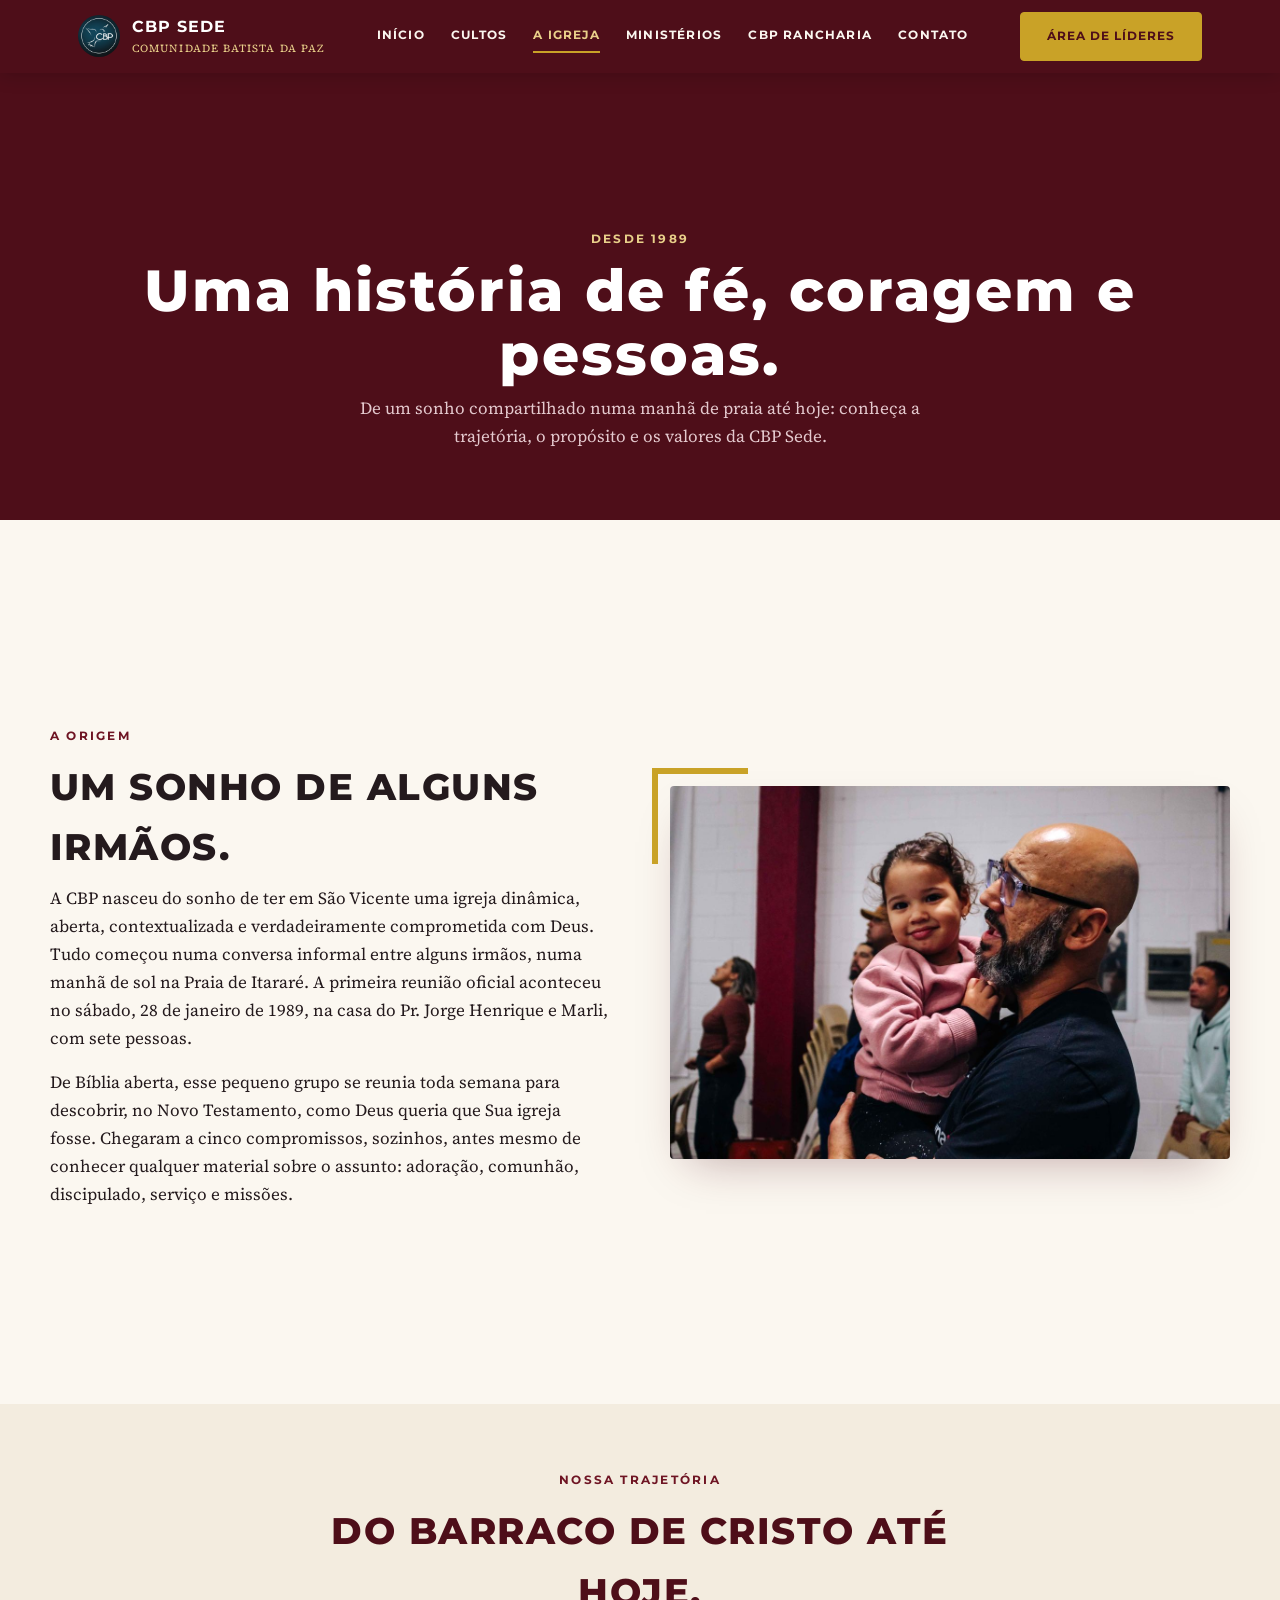
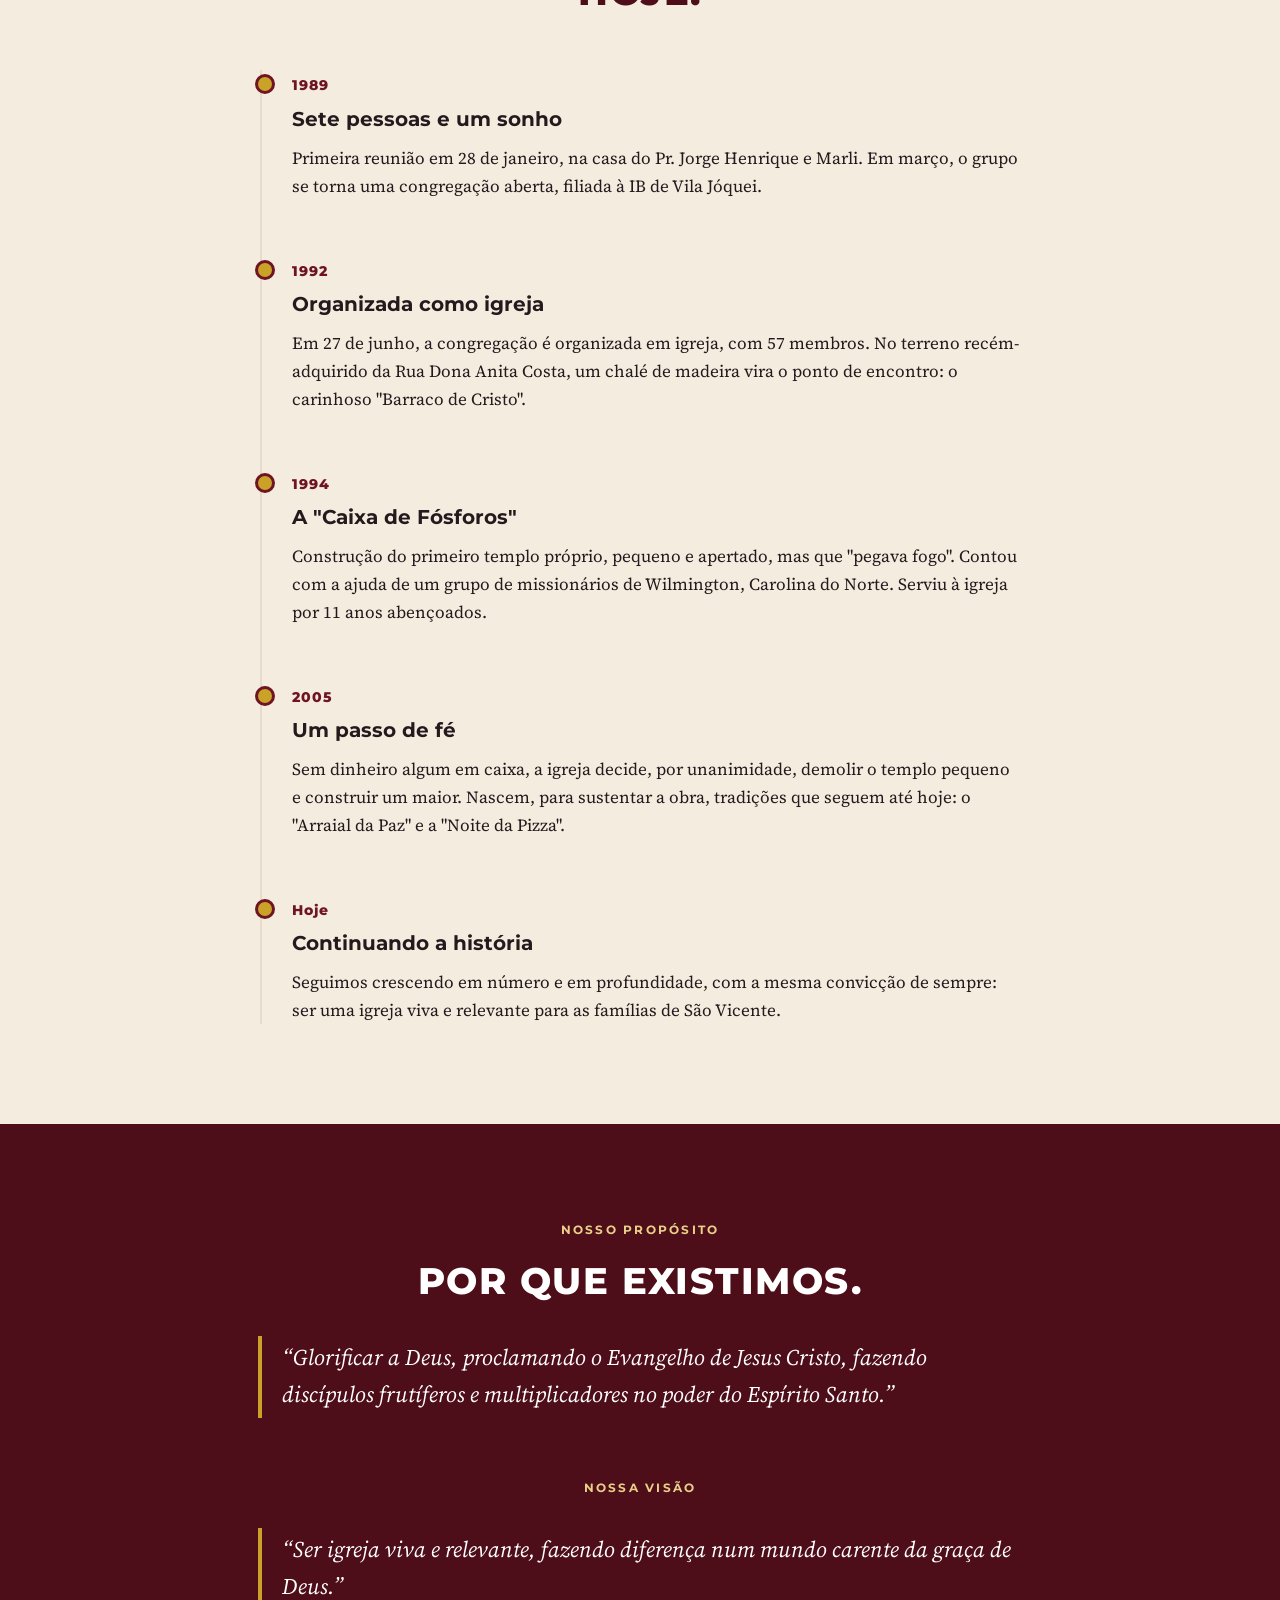
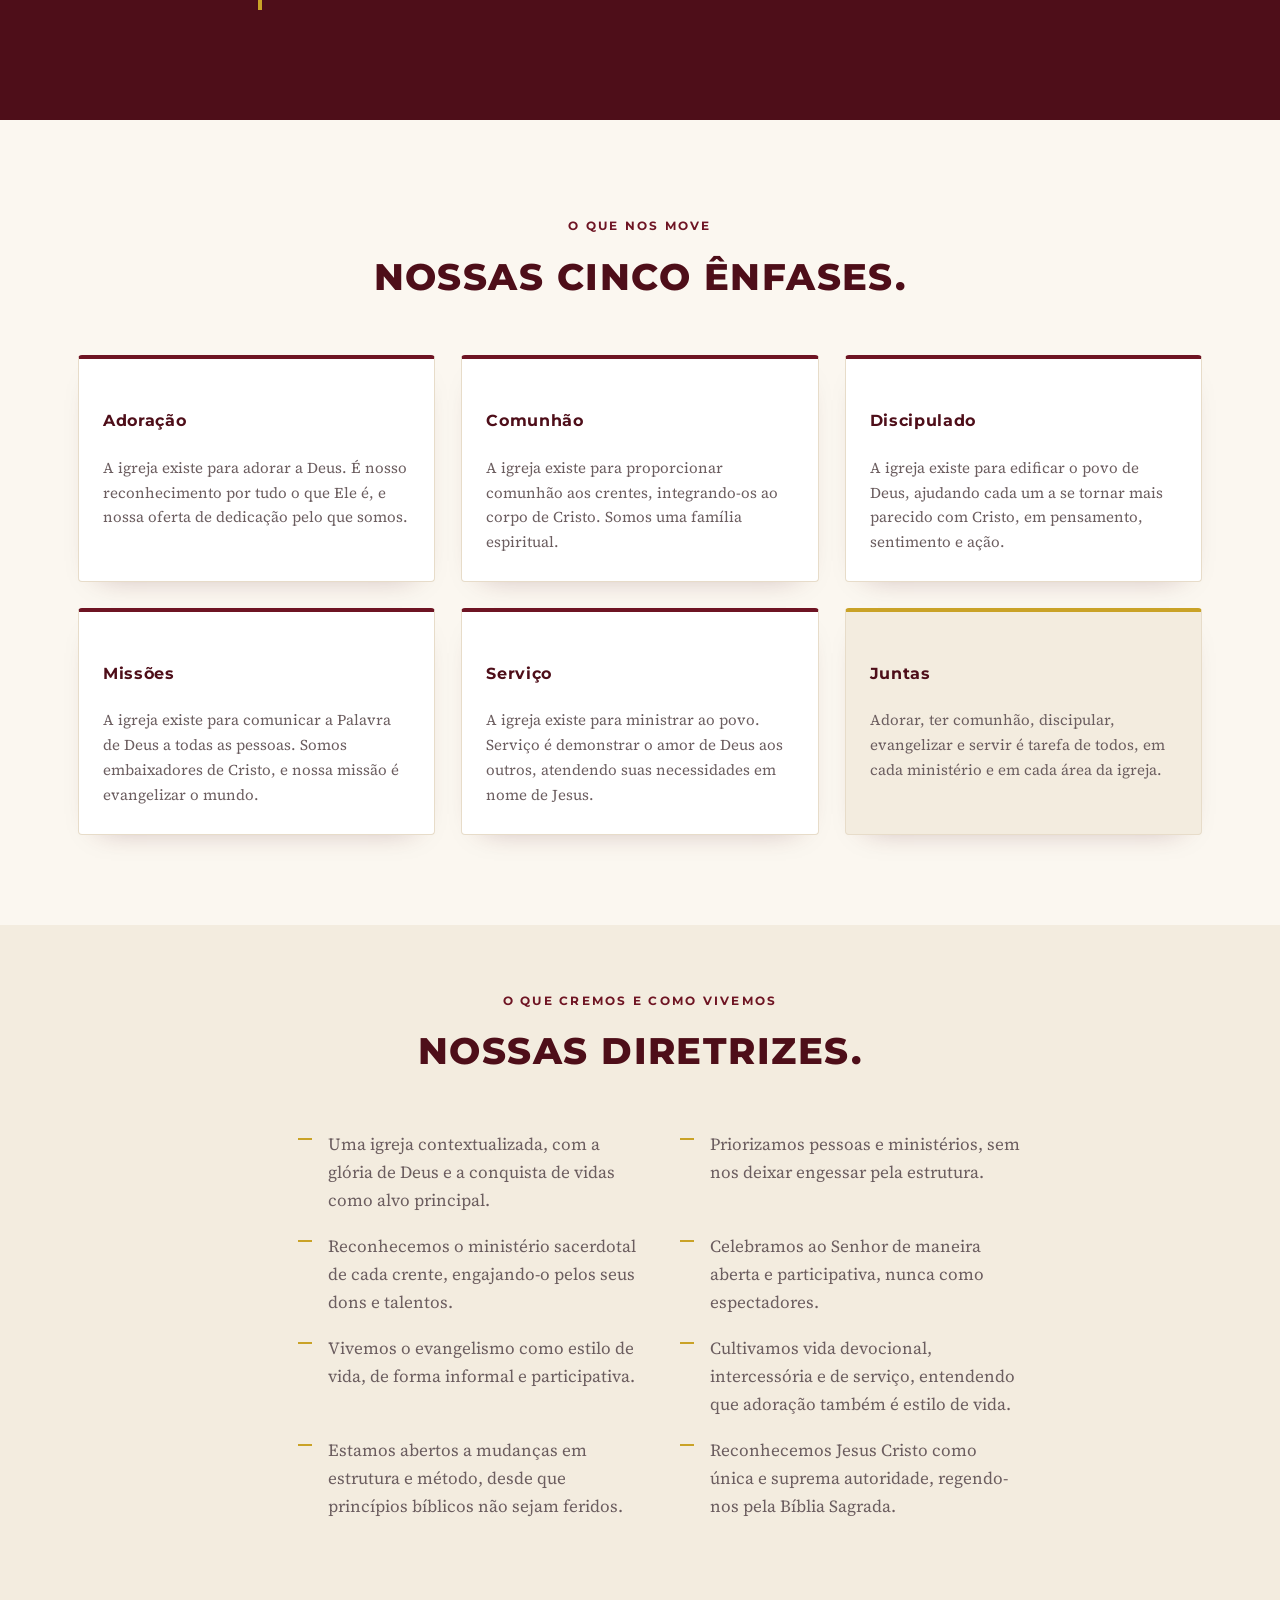
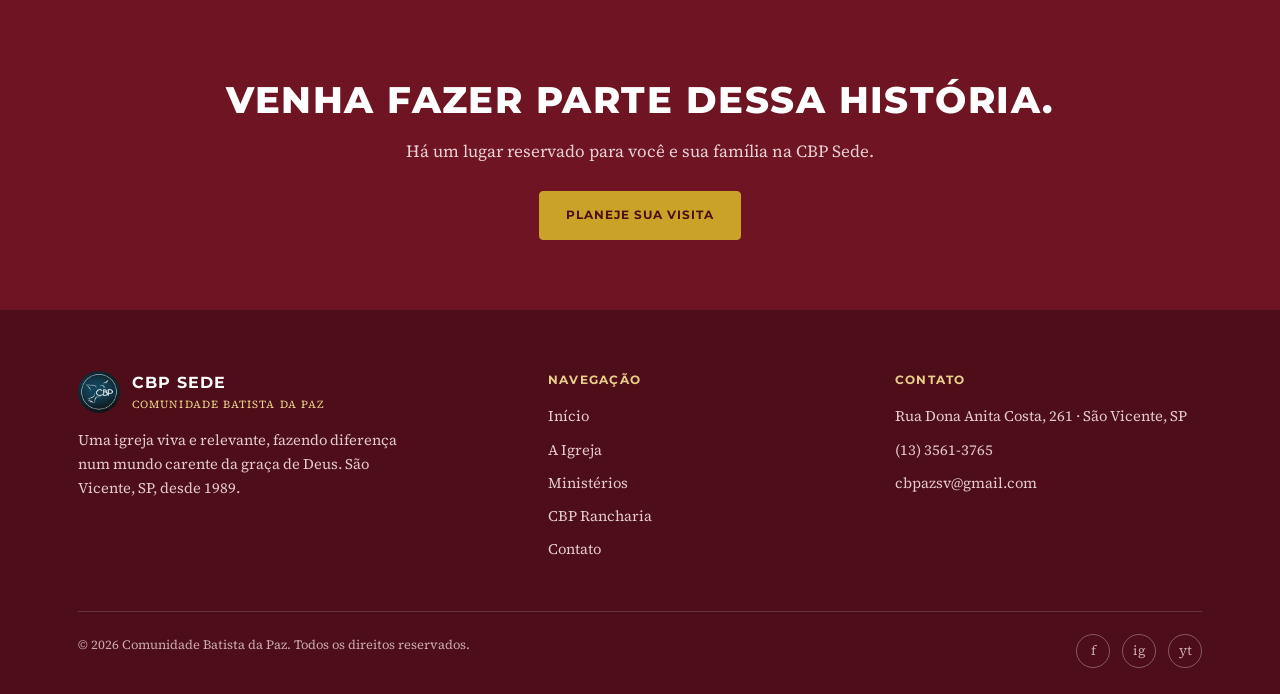
<file: sobre.html>
<!DOCTYPE html>
<html lang="pt-BR">
<head>
<meta charset="UTF-8">
<meta name="viewport" content="width=device-width, initial-scale=1.0">
<title>Nossa História - CBP Sede</title>
<meta name="description" content="A história da Comunidade Batista da Paz, desde o sonho de 1989 até hoje: nosso propósito, nossa visão e o que cremos.">
<link rel="icon" href="assets/images/favicon.png">
<link rel="preconnect" href="https://fonts.googleapis.com">
<link rel="preconnect" href="https://fonts.gstatic.com" crossorigin>
<link href="https://fonts.googleapis.com/css2?family=Montserrat:wght@700;800&family=Source+Serif+4:opsz,wght@8..60,400;8..60,600&display=swap" rel="stylesheet">
<link rel="stylesheet" href="assets/css/style.css">
</head>
<body>

<header class="site-header">
  <div class="bar">
    <a href="index.html" class="brand">
      <img src="assets/images/logo.jpg" alt="CBP Sede">
      <span class="txt"><b>CBP SEDE</b><small>COMUNIDADE BATISTA DA PAZ</small></span>
    </a>
    <nav class="main-nav">
      <a href="index.html">Início</a>
      <a href="index.html#agenda">Cultos</a>
      <a href="sobre.html" class="active">A Igreja</a>
      <a href="ministerios.html">Ministérios</a>
      <a href="rancharia.html">CBP Rancharia</a>
      <a href="contato.html">Contato</a>
    </nav>
    <a href="colaboradores/login.php" class="btn gold btn-live">Área de Líderes</a>
    <button class="menu-toggle" aria-label="Abrir menu">☰</button>
  </div>
</header>

<section class="page-hero">
  <div class="container">
    <span class="eyebrow on-dark">Desde 1989</span>
    <h1>Uma história de fé, coragem e pessoas.</h1>
    <p>De um sonho compartilhado numa manhã de praia até hoje: conheça a trajetória, o propósito e os valores
    da CBP Sede.</p>
  </div>
</section>

<section class="pad">
  <div class="container split">
    <div>
      <span class="eyebrow">A origem</span>
      <h2>Um sonho de alguns irmãos.</h2>
      <p>A CBP nasceu do sonho de ter em São Vicente uma igreja dinâmica, aberta, contextualizada e verdadeiramente
      comprometida com Deus. Tudo começou numa conversa informal entre alguns irmãos, numa manhã de sol na Praia
      de Itararé. A primeira reunião oficial aconteceu no sábado, 28 de janeiro de 1989, na casa do Pr. Jorge
      Henrique e Marli, com sete pessoas.</p>
      <p>De Bíblia aberta, esse pequeno grupo se reunia toda semana para descobrir, no Novo Testamento, como Deus
      queria que Sua igreja fosse. Chegaram a cinco compromissos, sozinhos, antes mesmo de conhecer qualquer
      material sobre o assunto: adoração, comunhão, discipulado, serviço e missões.</p>
    </div>
    <figure>
      <img src="assets/images/familia.jpg" alt="Família na CBP Sede">
    </figure>
  </div>
</section>

<section class="pad tight" style="background:var(--cream-alt);">
  <div class="container">
    <div class="section-title">
      <span class="eyebrow">Nossa trajetória</span>
      <h2>Do Barraco de Cristo até hoje.</h2>
    </div>
    <div class="timeline" style="max-width:760px; margin-left:auto; margin-right:auto;">
      <div class="tl-item">
        <span class="tl-year">1989</span>
        <h4>Sete pessoas e um sonho</h4>
        <p>Primeira reunião em 28 de janeiro, na casa do Pr. Jorge Henrique e Marli. Em março, o grupo se torna
        uma congregação aberta, filiada à IB de Vila Jóquei.</p>
      </div>
      <div class="tl-item">
        <span class="tl-year">1992</span>
        <h4>Organizada como igreja</h4>
        <p>Em 27 de junho, a congregação é organizada em igreja, com 57 membros. No terreno recém-adquirido da
        Rua Dona Anita Costa, um chalé de madeira vira o ponto de encontro: o carinhoso "Barraco de Cristo".</p>
      </div>
      <div class="tl-item">
        <span class="tl-year">1994</span>
        <h4>A "Caixa de Fósforos"</h4>
        <p>Construção do primeiro templo próprio, pequeno e apertado, mas que "pegava fogo". Contou com a ajuda
        de um grupo de missionários de Wilmington, Carolina do Norte. Serviu à igreja por 11 anos abençoados.</p>
      </div>
      <div class="tl-item">
        <span class="tl-year">2005</span>
        <h4>Um passo de fé</h4>
        <p>Sem dinheiro algum em caixa, a igreja decide, por unanimidade, demolir o templo pequeno e construir
        um maior. Nascem, para sustentar a obra, tradições que seguem até hoje: o "Arraial da Paz" e a
        "Noite da Pizza".</p>
      </div>
      <div class="tl-item">
        <span class="tl-year">Hoje</span>
        <h4>Continuando a história</h4>
        <p>Seguimos crescendo em número e em profundidade, com a mesma convicção de sempre: ser uma igreja viva
        e relevante para as famílias de São Vicente.</p>
      </div>
    </div>
  </div>
</section>

<section class="band-dark">
  <div class="container" style="max-width:820px; text-align:center;">
    <span class="eyebrow on-dark">Nosso propósito</span>
    <h2 style="margin-bottom:24px;">Por que existimos.</h2>
    <blockquote style="font-size:1.4rem; border-color:var(--gold); color:var(--white); text-align:left;">
      &ldquo;Glorificar a Deus, proclamando o Evangelho de Jesus Cristo, fazendo discípulos frutíferos e
      multiplicadores no poder do Espírito Santo.&rdquo;
    </blockquote>
    <span class="eyebrow on-dark" style="margin-top:40px;">Nossa visão</span>
    <blockquote style="font-size:1.4rem; border-color:var(--gold); color:var(--white); text-align:left;">
      &ldquo;Ser igreja viva e relevante, fazendo diferença num mundo carente da graça de Deus.&rdquo;
    </blockquote>
  </div>
</section>

<section class="pad">
  <div class="container">
    <div class="section-title">
      <span class="eyebrow">O que nos move</span>
      <h2>Nossas cinco ênfases.</h2>
    </div>
    <div class="min-grid">
      <div class="min-card"><h4>Adoração</h4><p>A igreja existe para adorar a Deus. É nosso reconhecimento por
      tudo o que Ele é, e nossa oferta de dedicação pelo que somos.</p></div>
      <div class="min-card"><h4>Comunhão</h4><p>A igreja existe para proporcionar comunhão aos crentes,
      integrando-os ao corpo de Cristo. Somos uma família espiritual.</p></div>
      <div class="min-card"><h4>Discipulado</h4><p>A igreja existe para edificar o povo de Deus, ajudando cada
      um a se tornar mais parecido com Cristo, em pensamento, sentimento e ação.</p></div>
      <div class="min-card"><h4>Missões</h4><p>A igreja existe para comunicar a Palavra de Deus a todas as
      pessoas. Somos embaixadores de Cristo, e nossa missão é evangelizar o mundo.</p></div>
      <div class="min-card"><h4>Serviço</h4><p>A igreja existe para ministrar ao povo. Serviço é demonstrar o
      amor de Deus aos outros, atendendo suas necessidades em nome de Jesus.</p></div>
      <div class="min-card destaque"><h4>Juntas</h4><p>Adorar, ter comunhão, discipular, evangelizar e servir é
      tarefa de todos, em cada ministério e em cada área da igreja.</p></div>
    </div>
  </div>
</section>

<section class="pad tight" style="background:var(--cream-alt);">
  <div class="container" style="max-width:820px;">
    <div class="section-title">
      <span class="eyebrow">O que cremos e como vivemos</span>
      <h2>Nossas diretrizes.</h2>
    </div>
    <ul class="values-list">
      <li>Uma igreja contextualizada, com a glória de Deus e a conquista de vidas como alvo principal.</li>
      <li>Priorizamos pessoas e ministérios, sem nos deixar engessar pela estrutura.</li>
      <li>Reconhecemos o ministério sacerdotal de cada crente, engajando-o pelos seus dons e talentos.</li>
      <li>Celebramos ao Senhor de maneira aberta e participativa, nunca como espectadores.</li>
      <li>Vivemos o evangelismo como estilo de vida, de forma informal e participativa.</li>
      <li>Cultivamos vida devocional, intercessória e de serviço, entendendo que adoração também é estilo de vida.</li>
      <li>Estamos abertos a mudanças em estrutura e método, desde que princípios bíblicos não sejam feridos.</li>
      <li>Reconhecemos Jesus Cristo como única e suprema autoridade, regendo-nos pela Bíblia Sagrada.</li>
    </ul>
  </div>
</section>

<section class="cta-band">
  <div class="container">
    <h2>Venha fazer parte dessa história.</h2>
    <p>Há um lugar reservado para você e sua família na CBP Sede.</p>
    <a href="contato.html" class="btn gold">Planeje sua visita</a>
  </div>
</section>

<footer class="site-footer">
  <div class="container">
    <div class="footer-grid">
      <div>
        <a href="index.html" class="brand"><img src="assets/images/logo.jpg" alt="CBP Sede"><span class="txt"><b>CBP SEDE</b><small>COMUNIDADE BATISTA DA PAZ</small></span></a>
        <p style="max-width:320px; font-size:0.92rem;">Uma igreja viva e relevante, fazendo diferença num mundo
        carente da graça de Deus. São Vicente, SP, desde 1989.</p>
      </div>
      <div>
        <h5>Navegação</h5>
        <ul>
          <li><a href="index.html">Início</a></li>
          <li><a href="sobre.html">A Igreja</a></li>
          <li><a href="ministerios.html">Ministérios</a></li>
          <li><a href="rancharia.html">CBP Rancharia</a></li>
          <li><a href="contato.html">Contato</a></li>
        </ul>
      </div>
      <div>
        <h5>Contato</h5>
        <ul>
          <li>Rua Dona Anita Costa, 261 &middot; São Vicente, SP</li>
          <li>(13) 3561-3765</li>
          <li>cbpazsv@gmail.com</li>
        </ul>
      </div>
    </div>
    <div class="footer-bottom">
      <span>&copy; <span id="year"></span> Comunidade Batista da Paz. Todos os direitos reservados.</span>
      <div class="socials">
        <a href="https://www.facebook.com/cbpsede" aria-label="Facebook" target="_blank" rel="noopener">f</a>
        <a href="https://www.instagram.com/cbpsede/" aria-label="Instagram" target="_blank" rel="noopener">ig</a>
        <a href="https://www.youtube.com/@CBPSede" aria-label="YouTube" target="_blank" rel="noopener">yt</a>
      </div>
    </div>
  </div>
</footer>

<script src="assets/js/app.js"></script>
</body>
</html>
</file>
<file: assets/css/style.css>
/* ===========================================================
   Comunidade Batista da Paz - CBP Sede
   Design formal, editorial, inspirado em igrejas batistas
   tradicionais: vinho profundo, dourado, muito espaço em
   branco, tipografia em caixa alta e forte.
   =========================================================== */

:root {
  --wine: #6E1423;
  --wine-dark: #4E0E19;
  --gold: #C9A227;
  --gold-light: #E9D08A;
  --cream: #FBF7F0;
  --cream-alt: #F3ECDF;
  --ink: #241A1D;
  --ink-muted: #6B5D5F;
  --white: #FFFFFF;
  --line: #E7DCC9;

  --font-head: 'Montserrat', sans-serif;
  --font-body: 'Source Serif 4', Georgia, serif;

  --shadow: 0 20px 45px -20px rgba(78, 14, 25, 0.35);
  --radius: 4px;
}

* { box-sizing: border-box; }
html { scroll-behavior: smooth; }
body {
  margin: 0;
  background: var(--cream);
  color: var(--ink);
  font-family: var(--font-body);
  font-size: 17px;
  line-height: 1.65;
}
img { max-width: 100%; display: block; }
a { color: inherit; text-decoration: none; }
.container { max-width: 1180px; margin: 0 auto; padding: 0 28px; }

h1, h2, h3, h4, .eyebrow, nav a, .btn, .card-time b {
  font-family: var(--font-head);
  letter-spacing: 0.04em;
}

h1 { font-size: clamp(2.2rem, 4.6vw, 3.6rem); line-height: 1.1; font-weight: 800; margin: 0 0 18px; }
h2 { font-size: clamp(1.6rem, 3vw, 2.3rem); font-weight: 800; margin: 0 0 6px; text-transform: uppercase; }
h3 { font-size: 1.05rem; font-weight: 800; text-transform: uppercase; margin: 0 0 6px; letter-spacing: 0.06em; }
p { margin: 0 0 16px; }

.eyebrow {
  display: inline-block;
  font-size: 0.78rem;
  font-weight: 700;
  letter-spacing: 0.18em;
  text-transform: uppercase;
  color: var(--wine);
  margin-bottom: 10px;
}
.eyebrow.on-dark { color: var(--gold-light); }

.section-title { text-align: center; max-width: 680px; margin: 0 auto 48px; }
.section-title h2 { color: var(--wine-dark); }
.section-title p { color: var(--ink-muted); font-size: 1.05rem; }

/* ---------- Header ---------- */
header.site-header {
  background: var(--wine-dark);
  position: sticky;
  top: 0;
  z-index: 50;
  box-shadow: 0 2px 18px rgba(0,0,0,0.18);
}
header.site-header .bar {
  display: flex;
  align-items: center;
  justify-content: space-between;
  gap: 20px;
  padding: 12px 28px;
  max-width: 1180px;
  margin: 0 auto;
}
.brand { display: flex; align-items: center; gap: 12px; color: var(--white); }
.brand img { width: 42px; height: 42px; border-radius: 50%; }
.brand .txt b { display: block; font-family: var(--font-head); font-size: 0.98rem; letter-spacing: 0.06em; }
.brand .txt small { display: block; font-size: 0.68rem; color: var(--gold-light); letter-spacing: 0.1em; }

nav.main-nav { display: flex; align-items: center; gap: 26px; }
nav.main-nav a {
  color: var(--cream);
  font-size: 0.76rem;
  font-weight: 700;
  letter-spacing: 0.1em;
  text-transform: uppercase;
  padding: 6px 0;
  border-bottom: 2px solid transparent;
  transition: border-color .2s, color .2s;
}
nav.main-nav a:hover, nav.main-nver a.active { color: var(--gold-light); border-color: var(--gold); }
nav.main-nav a.active { color: var(--gold-light); border-color: var(--gold); }

.btn-live { padding: 9px 18px; font-size: 0.7rem; white-space: nowrap; }

.menu-toggle {
  display: none;
  background: none;
  border: 1px solid var(--gold);
  color: var(--gold-light);
  font-size: 1.3rem;
  width: 40px;
  height: 40px;
  border-radius: 50%;
  cursor: pointer;
}

/* ---------- Buttons ---------- */
.btn {
  display: inline-flex;
  align-items: center;
  gap: 8px;
  background: var(--wine);
  color: var(--white);
  font-size: 0.78rem;
  font-weight: 700;
  letter-spacing: 0.08em;
  text-transform: uppercase;
  padding: 13px 26px;
  border-radius: var(--radius);
  border: 1px solid var(--wine);
  transition: transform .15s ease, background .15s ease;
}
.btn:hover { background: var(--wine-dark); transform: translateY(-1px); }
.btn.gold { background: var(--gold); border-color: var(--gold); color: var(--wine-dark); }
.btn.gold:hover { background: #b98f1c; }
.btn.outline { background: transparent; border-color: var(--white); color: var(--white); }
.btn.outline:hover { background: rgba(255,255,255,0.12); }
.btn.outline.dark { border-color: var(--wine); color: var(--wine); }
.btn.outline.dark:hover { background: rgba(110,20,35,0.08); }

/* ---------- Hero ---------- */
.hero {
  position: relative;
  min-height: 640px;
  display: flex;
  align-items: center;
  color: var(--white);
  background: linear-gradient(180deg, rgba(36,14,19,0.55) 0%, rgba(36,14,19,0.72) 60%, var(--cream) 100%), var(--wine-dark);
  background-size: cover;
}
.hero .hero-bg {
  position: absolute;
  inset: 0;
  background-size: cover;
  background-position: center 30%;
  z-index: -1;
  filter: saturate(0.85);
}
.hero .hero-bg::after {
  content: "";
  position: absolute;
  inset: 0;
  background: linear-gradient(180deg, rgba(36,14,19,0.55) 0%, rgba(36,14,19,0.75) 55%, var(--cream) 100%);
}
.hero-inner { max-width: 700px; padding: 140px 0 200px; }
.hero-inner p.lead { font-size: 1.15rem; color: #F3E6DA; max-width: 540px; }
.hero-inner .actions { display: flex; gap: 14px; margin-top: 26px; flex-wrap: wrap; }

/* Agenda cards overlapping hero */
.agenda-strip {
  position: relative;
  margin-top: -120px;
  z-index: 5;
}
.agenda-strip .container { display: flex; gap: 4px; flex-wrap: wrap; }
.card-time {
  flex: 1 1 260px;
  background: var(--white);
  border-bottom: 4px solid var(--gold);
  box-shadow: var(--shadow);
  padding: 22px 24px;
  display: flex;
  align-items: center;
  justify-content: space-between;
  gap: 14px;
}
.card-time.hot { background: var(--wine); border-bottom-color: var(--gold); color: var(--white); }
.card-time b { display: block; font-size: 0.68rem; color: var(--wine); letter-spacing: 0.1em; margin-bottom: 6px; }
.card-time.hot b { color: var(--gold-light); }
.card-time h4 { margin: 0; font-family: var(--font-head); font-size: 1.02rem; font-weight: 800; text-transform: uppercase; }
.card-time span.sub { display: block; font-size: 0.78rem; color: var(--ink-muted); margin-top: 4px; }
.card-time.hot span.sub { color: #E9D0D4; }

/* ---------- About / narrative sections ---------- */
.split {
  display: grid;
  grid-template-columns: 1fr 1fr;
  gap: 60px;
  align-items: center;
  padding: 110px 0 90px;
}
.split.reverse { direction: rtl; }
.split.reverse > * { direction: ltr; }
.split figure {
  margin: 0;
  position: relative;
}
.split figure img { border-radius: var(--radius); box-shadow: var(--shadow); }
.split figure::before {
  content: "";
  position: absolute;
  top: -18px; left: -18px;
  width: 90px; height: 90px;
  border-top: 6px solid var(--gold);
  border-left: 6px solid var(--gold);
}
blockquote {
  border-left: 4px solid var(--gold);
  margin: 20px 0;
  padding: 4px 0 4px 20px;
  font-style: italic;
  color: var(--wine-dark);
  font-size: 1.15rem;
}

/* ---------- Timeline (história) ---------- */
.timeline { position: relative; padding-left: 30px; border-left: 2px solid var(--line); margin: 40px 0; }
.timeline .tl-item { position: relative; padding-bottom: 40px; }
.timeline .tl-item:last-child { padding-bottom: 0; }
.timeline .tl-item::before {
  content: "";
  position: absolute;
  left: -37px; top: 4px;
  width: 14px; height: 14px;
  border-radius: 50%;
  background: var(--gold);
  border: 3px solid var(--wine);
}
.timeline .tl-year { font-family: var(--font-head); color: var(--wine); font-weight: 800; letter-spacing: 0.08em; font-size: 0.85rem; }
.timeline h4 { margin: 4px 0 8px; font-family: var(--font-head); text-transform: none; letter-spacing: 0; font-size: 1.25rem; }

/* ---------- Dark band (essência / ênfases) ---------- */
.band-dark {
  background: var(--wine-dark);
  color: var(--white);
  padding: 90px 0;
}
.band-dark .section-title h2 { color: var(--white); }
.band-dark .section-title p { color: #E4C9CE; }
.grid-5 { display: grid; grid-template-columns: repeat(5, 1fr); gap: 1px; background: rgba(255,255,255,0.15); border: 1px solid rgba(255,255,255,0.15); }
.enfase { background: var(--wine-dark); padding: 34px 22px; text-align: center; }
.enfase .num { font-family: var(--font-head); font-size: 2.2rem; font-weight: 800; color: var(--gold); }
.enfase h4 { font-family: var(--font-head); text-transform: uppercase; font-size: 1rem; letter-spacing: 0.06em; margin: 10px 0 8px; }
.enfase p { font-size: 0.88rem; color: #DCC3C8; margin: 0; }

/* ---------- Ministries grid ---------- */
.grid-photos { display: grid; grid-template-columns: repeat(4, 1fr); gap: 3px; }
.ph-card { position: relative; aspect-ratio: 3/4; overflow: hidden; }
.ph-card img { width: 100%; height: 100%; object-fit: cover; transition: transform .4s ease; }
.ph-card:hover img { transform: scale(1.06); }
.ph-card .tag {
  position: absolute; left: 0; right: 0; bottom: 0;
  background: linear-gradient(0deg, rgba(36,14,19,0.9), transparent);
  color: var(--white);
  padding: 16px 14px 12px;
  font-family: var(--font-head);
  font-size: 0.8rem;
  font-weight: 700;
  letter-spacing: 0.05em;
  text-transform: uppercase;
}

.min-grid { display: grid; grid-template-columns: repeat(3, 1fr); gap: 26px; margin-top: 10px; }
.min-card {
  background: var(--white);
  border: 1px solid var(--line);
  border-top: 4px solid var(--wine);
  border-radius: var(--radius);
  padding: 26px 24px;
  box-shadow: 0 12px 30px -22px rgba(78,14,25,0.4);
}
.min-card.destaque { border-top-color: var(--gold); background: var(--cream-alt); }
.min-card h4 { color: var(--wine-dark); font-family: var(--font-head); font-size: 1.02rem; }
.min-card p { color: var(--ink-muted); font-size: 0.94rem; margin: 0; }

/* ---------- Values / diretrizes list ---------- */
.values-list { display: grid; grid-template-columns: 1fr 1fr; gap: 18px 40px; margin: 20px 0; }
.values-list li { list-style: none; padding-left: 30px; position: relative; color: var(--ink-muted); }
.values-list li::before {
  content: "";
  position: absolute; left: 0; top: 8px;
  width: 14px; height: 2px;
  background: var(--gold);
}

/* ---------- Contact / map ---------- */
.contact-band { background: var(--cream-alt); padding: 90px 0; }
.contact-grid { display: grid; grid-template-columns: 1fr 1fr; gap: 50px; align-items: start; }
.contact-info dl { display: grid; grid-template-columns: auto 1fr; gap: 10px 18px; }
.contact-info dt { font-family: var(--font-head); font-size: 0.72rem; letter-spacing: 0.1em; color: var(--wine); text-transform: uppercase; }
.contact-info dd { margin: 0; color: var(--ink); }
.contact-actions { display: flex; gap: 12px; margin-top: 26px; flex-wrap: wrap; }
.map-frame { border-radius: var(--radius); overflow: hidden; box-shadow: var(--shadow); border: 6px solid var(--white); }
.map-frame iframe { width: 100%; height: 380px; border: 0; filter: grayscale(0.15) contrast(1.05); }

/* ---------- CTA band ---------- */
.cta-band {
  background: var(--wine);
  color: var(--white);
  text-align: center;
  padding: 70px 0;
}
.cta-band h2 { color: var(--white); }
.cta-band p { color: #E9D0D4; max-width: 560px; margin: 0 auto 26px; }

/* ---------- Footer ---------- */
footer.site-footer { background: var(--wine-dark); color: #E4C9CE; padding: 60px 0 26px; }
.footer-grid { display: grid; grid-template-columns: 1.4fr 1fr 1fr; gap: 40px; margin-bottom: 40px; }
footer.site-footer .brand { color: var(--white); margin-bottom: 14px; }
footer.site-footer h5 { font-family: var(--font-head); color: var(--gold-light); font-size: 0.78rem; letter-spacing: 0.1em; text-transform: uppercase; margin: 0 0 14px; }
footer.site-footer ul { list-style: none; margin: 0; padding: 0; }
footer.site-footer li { margin-bottom: 9px; font-size: 0.92rem; }
footer.site-footer a:hover { color: var(--gold-light); }
.footer-bottom { border-top: 1px solid rgba(255,255,255,0.15); padding-top: 22px; display: flex; justify-content: space-between; flex-wrap: wrap; gap: 10px; font-size: 0.8rem; color: #C9A9AD; }
.socials { display: flex; gap: 12px; }
.socials a { width: 34px; height: 34px; border-radius: 50%; border: 1px solid rgba(255,255,255,0.3); display: flex; align-items: center; justify-content: center; font-size: 0.85rem; }
.socials a:hover { border-color: var(--gold); color: var(--gold-light); }

/* ---------- Inner page header (sobre/ministerios/contato) ---------- */
.page-hero {
  background: var(--wine-dark);
  color: var(--white);
  padding: 150px 0 70px;
  text-align: center;
}
.page-hero h1 { color: var(--white); margin-bottom: 8px; }
.page-hero p { color: #E4C9CE; max-width: 560px; margin: 0 auto; }

section.pad { padding: 90px 0; }
section.pad.tight { padding: 60px 0; }

/* ---------- Responsive ---------- */
@media (max-width: 900px) {
  nav.main-nav { display: none; }
  .menu-toggle { display: inline-flex; align-items: center; justify-content: center; }
  .btn-live { padding: 8px 14px; font-size: 0.62rem; }
  .split, .contact-grid { grid-template-columns: 1fr; }
  .split.reverse { direction: ltr; }
  .split figure { order: -1; }
  .grid-5 { grid-template-columns: repeat(2, 1fr); }
  .grid-photos { grid-template-columns: repeat(2, 1fr); }
  .min-grid { grid-template-columns: 1fr; }
  .footer-grid { grid-template-columns: 1fr; }
  .hero-inner { padding: 120px 0 170px; }
}

@media (max-width: 900px) {
  nav.main-nav.open {
    display: flex;
    position: absolute;
    top: 100%; left: 0; right: 0;
    background: var(--wine-dark);
    flex-direction: column;
    padding: 18px 28px 26px;
    gap: 4px;
    border-top: 1px solid rgba(255,255,255,0.15);
  }
  nav.main-nav.open a { padding: 10px 0; border-bottom: 1px solid rgba(255,255,255,0.08); width: 100%; }
}
</file>
